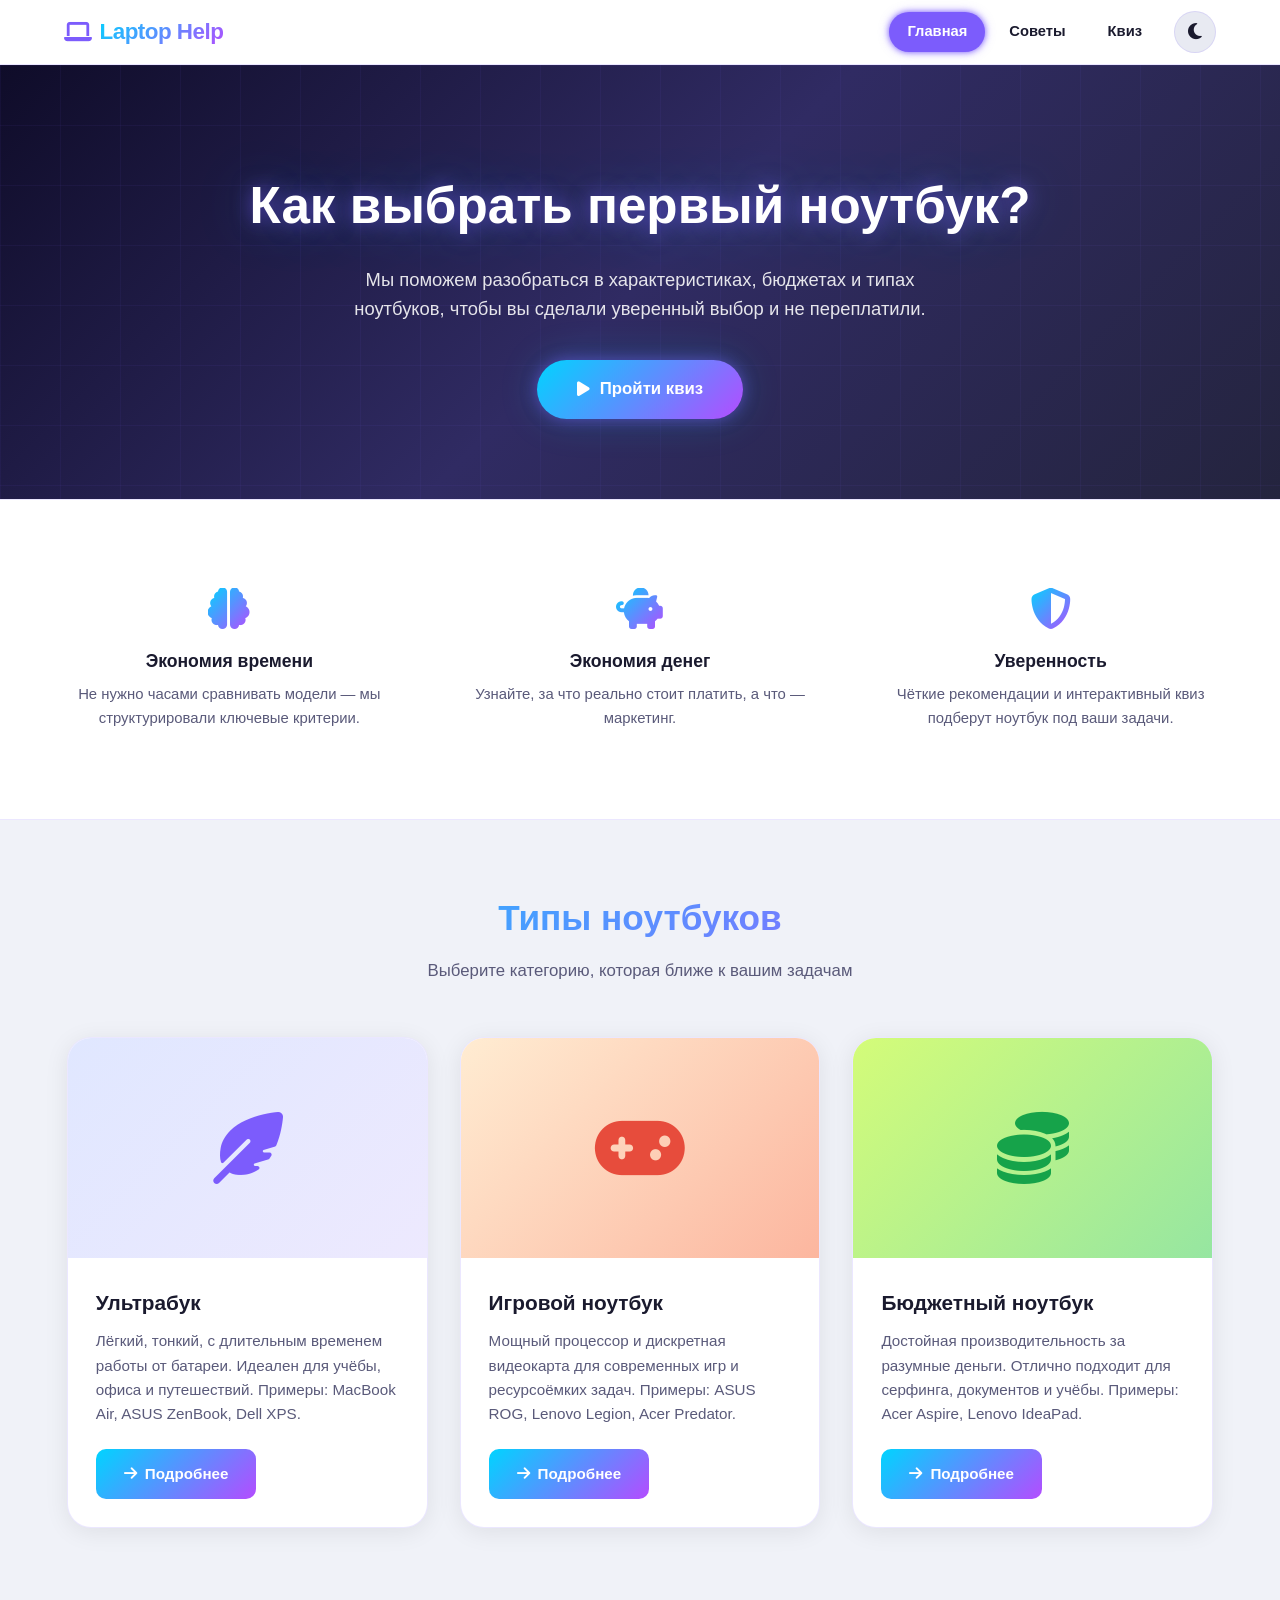
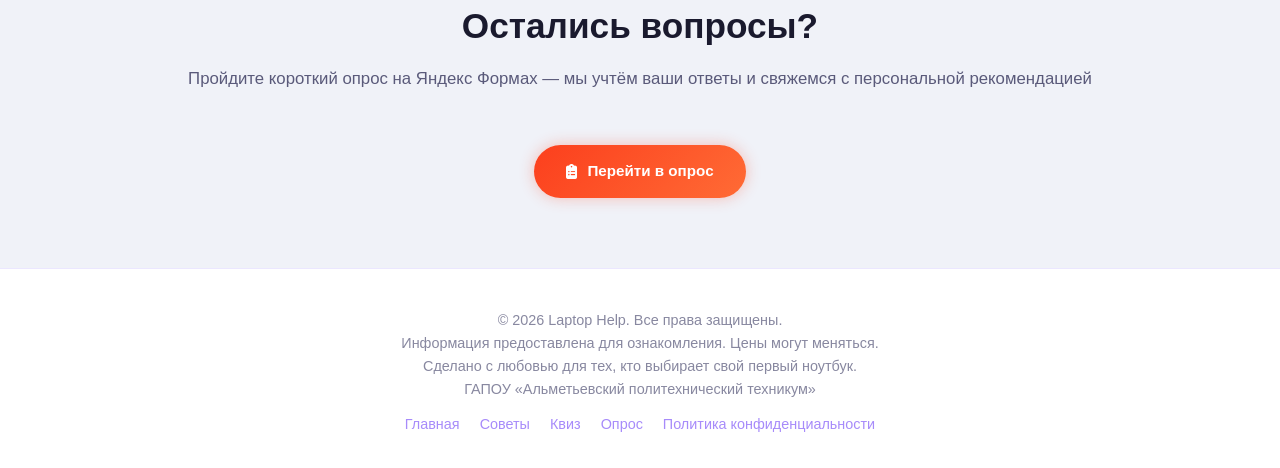
<file: index.html>
<!DOCTYPE html>
<html lang="ru">
<head>
  <meta charset="UTF-8">
  <meta name="viewport" content="width=device-width, initial-scale=1.0">
  <title>Выбор первого ноутбука — Главная</title>
  <link rel="stylesheet" href="https://cdnjs.cloudflare.com/ajax/libs/font-awesome/6.5.0/css/all.min.css">
  <link rel="stylesheet" href="style.css">
</head>
<body>

  <!-- ===== HEADER ===== -->
  <header class="site-header">
    <div class="nav-inner">
      <a href="index.html" class="logo">
        <i class="fas fa-laptop neon-pulse"></i>
        <span class="logo-text">Laptop Help</span>
      </a>
      <button class="hamburger" aria-label="Меню">
        <i class="fas fa-bars"></i>
      </button>
      <div class="site-nav">
        <a href="index.html" class="active">Главная</a>
        <a href="tips.html">Советы</a>
        <a href="quiz.html">Квиз</a>
        <button class="theme-toggle" aria-label="Сменить тему">
          <i class="fas fa-moon"></i>
        </button>
      </div>
    </div>
  </header>

  <!-- ===== HERO ===== -->
  <section class="hero">
    <h1>Как выбрать первый ноутбук?</h1>
    <p>Мы поможем разобраться в характеристиках, бюджетах и типах ноутбуков, чтобы вы сделали уверенный выбор и не переплатили.</p>
    <a href="quiz.html" class="hero-btn">
      <i class="fas fa-play"></i> Пройти квиз
    </a>
  </section>

  <!-- ===== WHY ===== -->
  <section class="why-section">
    <div class="why-grid">
      <div class="why-item">
        <i class="fas fa-brain"></i>
        <h4>Экономия времени</h4>
        <p>Не нужно часами сравнивать модели — мы структурировали ключевые критерии.</p>
      </div>
      <div class="why-item">
        <i class="fas fa-piggy-bank"></i>
        <h4>Экономия денег</h4>
        <p>Узнайте, за что реально стоит платить, а что — маркетинг.</p>
      </div>
      <div class="why-item">
        <i class="fas fa-shield-halved"></i>
        <h4>Уверенность</h4>
        <p>Чёткие рекомендации и интерактивный квиз подберут ноутбук под ваши задачи.</p>
      </div>
    </div>
  </section>

  <!-- ===== CARDS ===== -->
  <section class="section">
    <h2 class="section-title neon-title">Типы ноутбуков</h2>
    <p class="section-subtitle">Выберите категорию, которая ближе к вашим задачам</p>
    <div class="cards">

      <!-- Card 1 — Ультрабук -->
      <div class="card">
        <div class="card-img ultrabook">
          <i class="fas fa-feather-pointed"></i>
        </div>
        <div class="card-body">
          <h3>Ультрабук</h3>
          <p>Лёгкий, тонкий, с длительным временем работы от батареи. Идеален для учёбы, офиса и путешествий. Примеры: MacBook Air, ASUS ZenBook, Dell XPS.</p>
          <a href="tips.html" class="card-btn"><i class="fas fa-arrow-right"></i> Подробнее</a>
        </div>
      </div>

      <!-- Card 2 — Игровой -->
      <div class="card">
        <div class="card-img gaming">
          <i class="fas fa-gamepad"></i>
        </div>
        <div class="card-body">
          <h3>Игровой ноутбук</h3>
          <p>Мощный процессор и дискретная видеокарта для современных игр и ресурсоёмких задач. Примеры: ASUS ROG, Lenovo Legion, Acer Predator.</p>
          <a href="tips.html" class="card-btn"><i class="fas fa-arrow-right"></i> Подробнее</a>
        </div>
      </div>

      <!-- Card 3 — Бюджетный -->
      <div class="card">
        <div class="card-img budget">
          <i class="fas fa-coins"></i>
        </div>
        <div class="card-body">
          <h3>Бюджетный ноутбук</h3>
          <p>Достойная производительность за разумные деньги. Отлично подходит для серфинга, документов и учёбы. Примеры: Acer Aspire, Lenovo IdeaPad.</p>
          <a href="tips.html" class="card-btn"><i class="fas fa-arrow-right"></i> Подробнее</a>
        </div>
      </div>

    </div>
  </section>

  <!-- ===== YANDEX SURVEY CTA ===== -->
  <section class="section" style="text-align:center; padding-top: 0;">
    <h2 class="section-title">Остались вопросы?</h2>
    <p class="section-subtitle">Пройдите короткий опрос на Яндекс Формах — мы учтём ваши ответы и свяжемся с персональной рекомендацией</p>
    <a href="https://forms.yandex.ru/u/69b292f390fa7bde45176b5b" target="_blank" rel="noopener" class="yandex-survey-btn">
      <i class="fas fa-clipboard-list"></i> Перейти в опрос
    </a>
  </section>

  <!-- ===== FOOTER ===== -->
  <footer class="site-footer">
    <p>&copy; 2026 Laptop Help. Все права защищены.</p>
    <p>Информация предоставлена для ознакомления. Цены могут меняться.</p>
    <p>Сделано с любовью </i> для тех, кто выбирает свой первый ноутбук.</p>
    <p>ГАПОУ «Альметьевский политехнический техникум»</p>
    <div class="footer-links">
      <a href="index.html">Главная</a>
      <a href="tips.html">Советы</a>
      <a href="quiz.html">Квиз</a>
      <a href="https://forms.yandex.ru/u/69b292f390fa7bde45176b5b" target="_blank" rel="noopener">Опрос</a>
      <a href="privacy.html">Политика конфиденциальности</a>
    </div>
  </footer>

  <script src="script.js"></script>
</body>
</html>
</file>
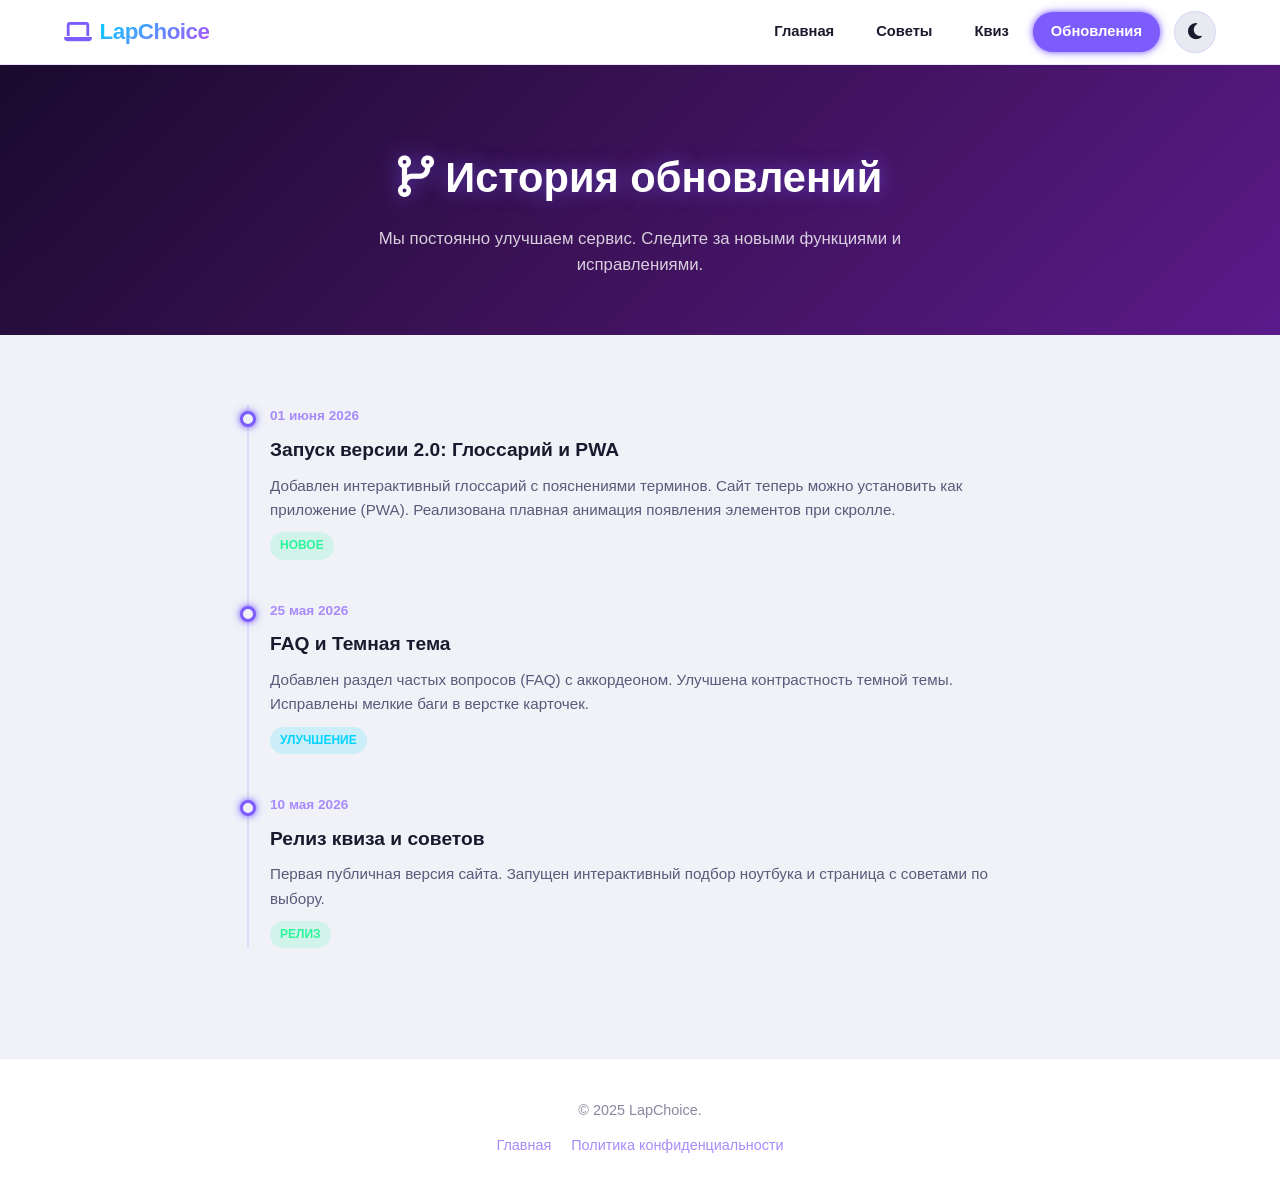
<file: changelog.html>
<!DOCTYPE html>
<html lang="ru">
<head>
  <meta charset="UTF-8">
  <meta name="viewport" content="width=device-width, initial-scale=1.0">
  <title>История обновлений — LapChoice</title>
  <link rel="stylesheet" href="https://cdnjs.cloudflare.com/ajax/libs/font-awesome/6.5.0/css/all.min.css">
  <link rel="stylesheet" href="style.css">
</head>
<body>

  <header class="site-header">
    <div class="nav-inner">
      <a href="index.html" class="logo"><i class="fas fa-laptop neon-pulse"></i><span class="logo-text">LapChoice</span></a>
      <button class="hamburger" aria-label="Меню"><i class="fas fa-bars"></i></button>
      <div class="site-nav">
        <a href="index.html">Главная</a>
        <a href="tips.html">Советы</a>
        <a href="quiz.html">Квиз</a>
        <a href="changelog.html" class="active">Обновления</a>
        <button class="theme-toggle" aria-label="Сменить тему"><i class="fas fa-moon"></i></button>
      </div>
    </div>
  </header>

  <section class="page-header pink">
    <h1><i class="fas fa-code-branch"></i> История обновлений</h1>
    <p>Мы постоянно улучшаем сервис. Следите за новыми функциями и исправлениями.</p>
  </section>

  <section class="section">
    <div class="changelog-list">
      
      <!-- Update 1 -->
      <div class="changelog-item reveal">
        <span class="changelog-date">01 июня 2026</span>
        <h3 class="changelog-title">Запуск версии 2.0: Глоссарий и PWA</h3>
        <p class="changelog-desc">Добавлен интерактивный глоссарий с пояснениями терминов. Сайт теперь можно установить как приложение (PWA). Реализована плавная анимация появления элементов при скролле.</p>
        <span class="changelog-tag tag-new">Новое</span>
      </div>

      <!-- Update 2 -->
      <div class="changelog-item reveal">
        <span class="changelog-date">25 мая 2026</span>
        <h3 class="changelog-title">FAQ и Темная тема</h3>
        <p class="changelog-desc">Добавлен раздел частых вопросов (FAQ) с аккордеоном. Улучшена контрастность темной темы. Исправлены мелкие баги в верстке карточек.</p>
        <span class="changelog-tag tag-improve">Улучшение</span>
      </div>

      <!-- Update 3 -->
      <div class="changelog-item reveal">
        <span class="changelog-date">10 мая 2026</span>
        <h3 class="changelog-title">Релиз квиза и советов</h3>
        <p class="changelog-desc">Первая публичная версия сайта. Запущен интерактивный подбор ноутбука и страница с советами по выбору.</p>
        <span class="changelog-tag tag-new">Релиз</span>
      </div>

    </div>
  </section>

  <footer class="site-footer">
    <p>&copy; 2025 LapChoice.</p>
    <div class="footer-links">
      <a href="index.html">Главная</a>
      <a href="privacy.html">Политика конфиденциальности</a>
    </div>
  </footer>

  <script src="script.js"></script>
</body>
</html>
</file>
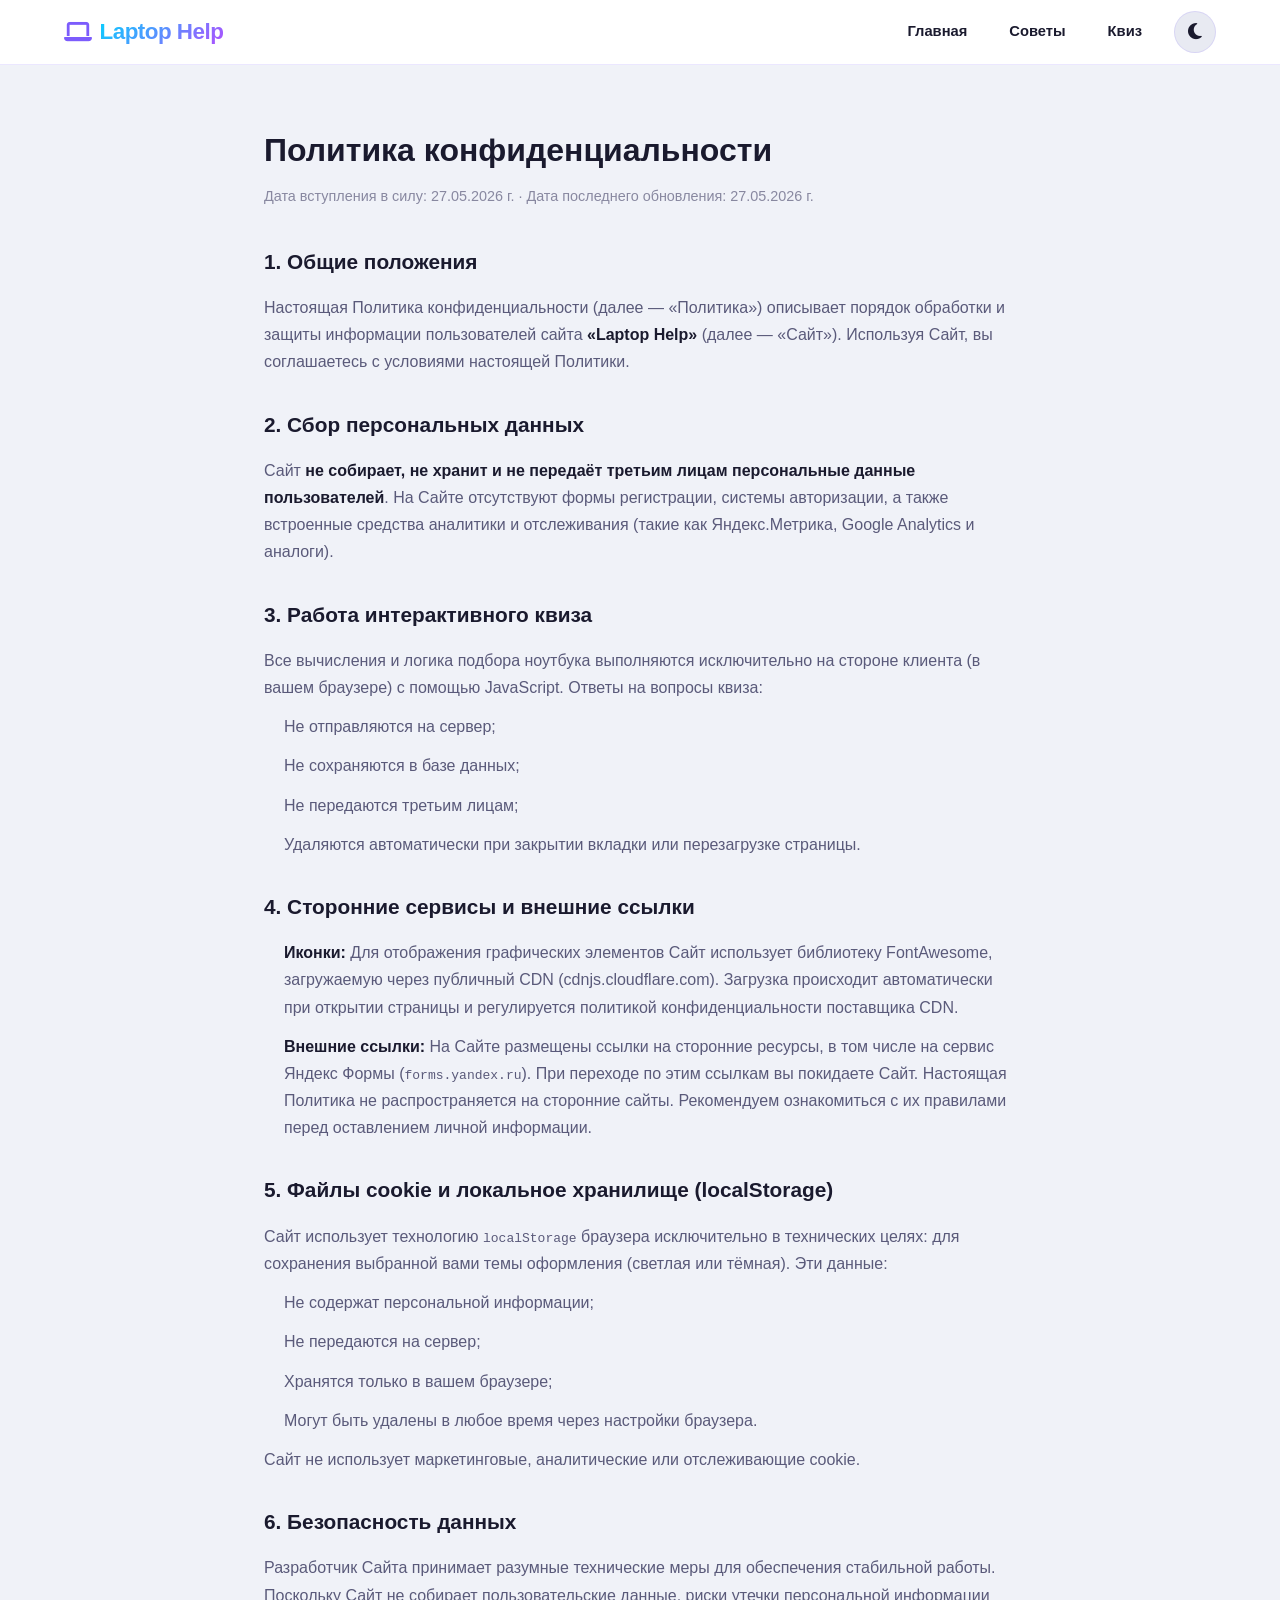
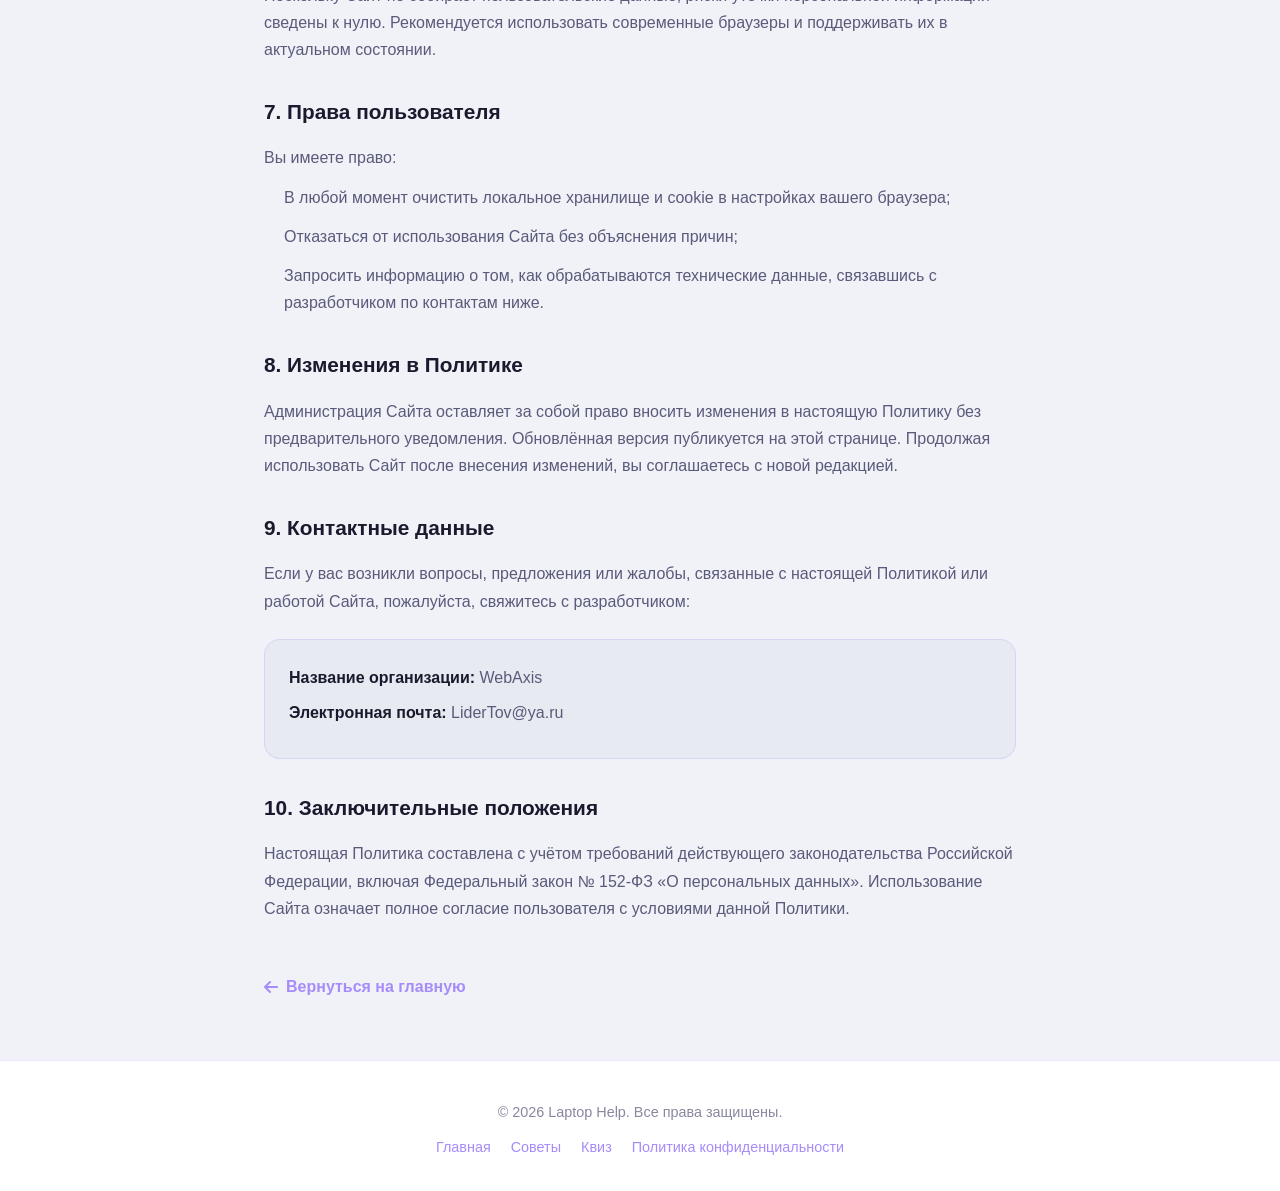
<file: privacy.html>
<!DOCTYPE html>
<html lang="ru">
<head>
  <meta charset="UTF-8">
  <meta name="viewport" content="width=device-width, initial-scale=1.0">
  <title>Политика конфиденциальности — Laptop Help</title>
  <link rel="stylesheet" href="https://cdnjs.cloudflare.com/ajax/libs/font-awesome/6.5.0/css/all.min.css">
  <link rel="stylesheet" href="style.css">
  <style>
    .policy-content { max-width: 800px; margin: 0 auto; padding: 60px 24px; }
    .policy-content h1 { margin-bottom: 8px; }
    .policy-content .policy-date { color: var(--text-muted); margin-bottom: 36px; font-size: .9rem; }
    .policy-content h2 { margin: 32px 0 16px; font-size: 1.3rem; }
    .policy-content p, .policy-content li { color: var(--text-secondary); line-height: 1.7; margin-bottom: 12px; }
    .policy-content ul { padding-left: 20px; }
    .policy-content strong { color: var(--text-primary); }
    .contact-box {
      background: var(--bg-tertiary);
      border: 1px solid var(--border-light);
      border-radius: var(--radius-md);
      padding: 24px;
      margin: 24px 0;
    }
    .contact-box p { margin-bottom: 8px; }
    .back-link {
      display: inline-flex;
      align-items: center;
      gap: 8px;
      margin-top: 40px;
      color: var(--accent-light);
      font-weight: 600;
    }
    .back-link:hover { text-shadow: var(--glow-text); }
  </style>
</head>
<body>

  <header class="site-header">
    <div class="nav-inner">
      <a href="index.html" class="logo">
        <i class="fas fa-laptop neon-pulse"></i>
        <span class="logo-text">Laptop Help</span>
      </a>
      <button class="hamburger" aria-label="Меню"><i class="fas fa-bars"></i></button>
      <div class="site-nav">
        <a href="index.html">Главная</a>
        <a href="tips.html">Советы</a>
        <a href="quiz.html">Квиз</a>
        <button class="theme-toggle" aria-label="Сменить тему"><i class="fas fa-moon"></i></button>
      </div>
    </div>
  </header>

  <main class="policy-content">
    <h1>Политика конфиденциальности</h1>
    <p class="policy-date">Дата вступления в силу: 27.05.2026 г. &middot; Дата последнего обновления: 27.05.2026 г.</p>

    <h2>1. Общие положения</h2>
    <p>Настоящая Политика конфиденциальности (далее — «Политика») описывает порядок обработки и защиты информации пользователей сайта <strong>«Laptop Help»</strong> (далее — «Сайт»). Используя Сайт, вы соглашаетесь с условиями настоящей Политики.</p>

    <h2>2. Сбор персональных данных</h2>
    <p>Сайт <strong>не собирает, не хранит и не передаёт третьим лицам персональные данные пользователей</strong>. На Сайте отсутствуют формы регистрации, системы авторизации, а также встроенные средства аналитики и отслеживания (такие как Яндекс.Метрика, Google Analytics и аналоги).</p>

    <h2>3. Работа интерактивного квиза</h2>
    <p>Все вычисления и логика подбора ноутбука выполняются исключительно на стороне клиента (в вашем браузере) с помощью JavaScript. Ответы на вопросы квиза:</p>
    <ul>
      <li>Не отправляются на сервер;</li>
      <li>Не сохраняются в базе данных;</li>
      <li>Не передаются третьим лицам;</li>
      <li>Удаляются автоматически при закрытии вкладки или перезагрузке страницы.</li>
    </ul>

    <h2>4. Сторонние сервисы и внешние ссылки</h2>
    <ul>
      <li><strong>Иконки:</strong> Для отображения графических элементов Сайт использует библиотеку FontAwesome, загружаемую через публичный CDN (cdnjs.cloudflare.com). Загрузка происходит автоматически при открытии страницы и регулируется политикой конфиденциальности поставщика CDN.</li>
      <li><strong>Внешние ссылки:</strong> На Сайте размещены ссылки на сторонние ресурсы, в том числе на сервис Яндекс Формы (<code>forms.yandex.ru</code>). При переходе по этим ссылкам вы покидаете Сайт. Настоящая Политика не распространяется на сторонние сайты. Рекомендуем ознакомиться с их правилами перед оставлением личной информации.</li>
    </ul>

    <h2>5. Файлы cookie и локальное хранилище (localStorage)</h2>
    <p>Сайт использует технологию <code>localStorage</code> браузера исключительно в технических целях: для сохранения выбранной вами темы оформления (светлая или тёмная). Эти данные:</p>
    <ul>
      <li>Не содержат персональной информации;</li>
      <li>Не передаются на сервер;</li>
      <li>Хранятся только в вашем браузере;</li>
      <li>Могут быть удалены в любое время через настройки браузера.</li>
    </ul>
    <p>Сайт не использует маркетинговые, аналитические или отслеживающие cookie.</p>

    <h2>6. Безопасность данных</h2>
    <p>Разработчик Сайта принимает разумные технические меры для обеспечения стабильной работы. Поскольку Сайт не собирает пользовательские данные, риски утечки персональной информации сведены к нулю. Рекомендуется использовать современные браузеры и поддерживать их в актуальном состоянии.</p>

    <h2>7. Права пользователя</h2>
    <p>Вы имеете право:</p>
    <ul>
      <li>В любой момент очистить локальное хранилище и cookie в настройках вашего браузера;</li>
      <li>Отказаться от использования Сайта без объяснения причин;</li>
      <li>Запросить информацию о том, как обрабатываются технические данные, связавшись с разработчиком по контактам ниже.</li>
    </ul>

    <h2>8. Изменения в Политике</h2>
    <p>Администрация Сайта оставляет за собой право вносить изменения в настоящую Политику без предварительного уведомления. Обновлённая версия публикуется на этой странице. Продолжая использовать Сайт после внесения изменений, вы соглашаетесь с новой редакцией.</p>

    <h2>9. Контактные данные</h2>
    <p>Если у вас возникли вопросы, предложения или жалобы, связанные с настоящей Политикой или работой Сайта, пожалуйста, свяжитесь с разработчиком:</p>
    <div class="contact-box">
      <p><strong>Название организации:</strong> WebAxis</p>
      <p><strong>Электронная почта:</strong> LiderTov@ya.ru</p>
      <!-- <p><strong>Телефон:</strong> [+7 (XXX) XXX-XX-XX]</p> -->
      <!-- <p><strong>Почтовый адрес:</strong> [Ваш юридический/фактический адрес, город, индекс]</p> -->
      <!-- <p><strong>Telegram / Сайт:</strong> [@your_username или https://yourdomain.com]</p> -->
    </div>

    <h2>10. Заключительные положения</h2>
    <p>Настоящая Политика составлена с учётом требований действующего законодательства Российской Федерации, включая Федеральный закон № 152-ФЗ «О персональных данных». Использование Сайта означает полное согласие пользователя с условиями данной Политики.</p>

    <a href="index.html" class="back-link"><i class="fas fa-arrow-left"></i> Вернуться на главную</a>
  </main>

  <footer class="site-footer">
    <p>&copy; 2026 Laptop Help. Все права защищены.</p>
    <div class="footer-links">
      <a href="index.html">Главная</a>
      <a href="tips.html">Советы</a>
      <a href="quiz.html">Квиз</a>
      <a href="privacy.html">Политика конфиденциальности</a>
    </div>
  </footer>

  <script src="script.js"></script>
</body>
</html>
</file>
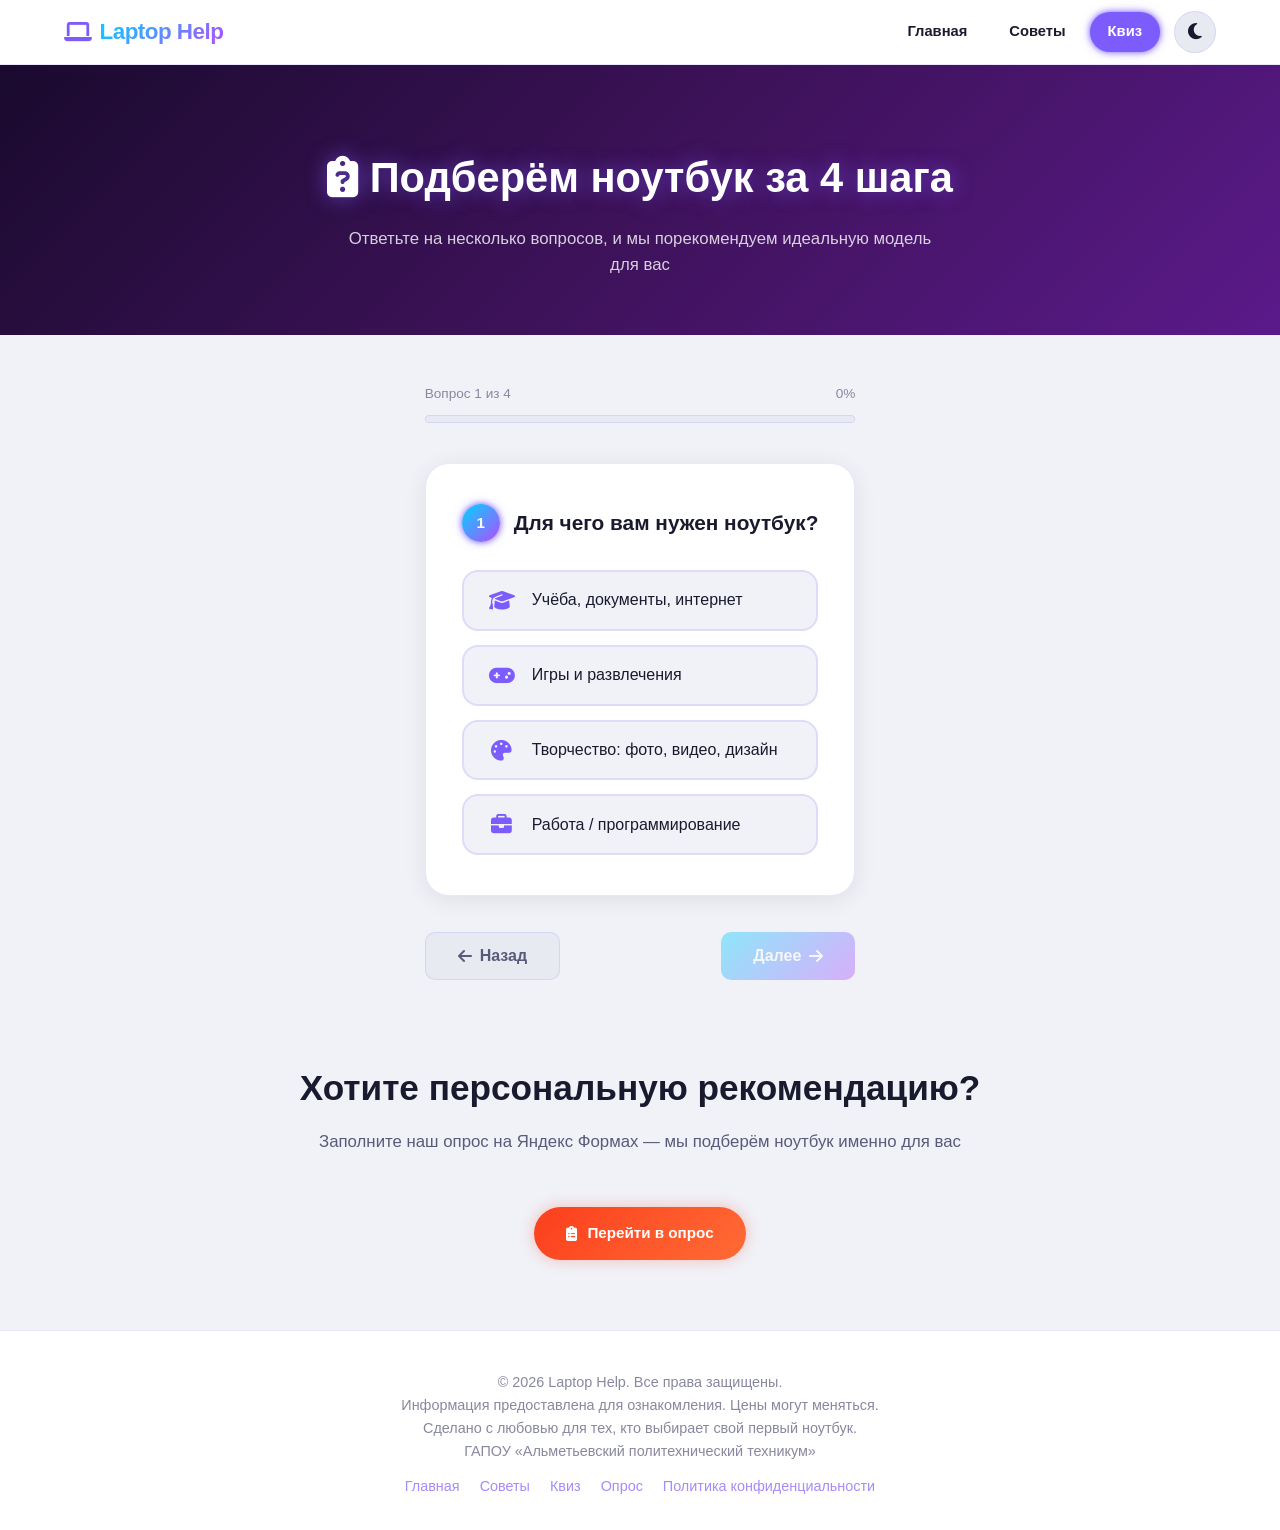
<file: quiz.html>
<!DOCTYPE html>
<html lang="ru">
<head>
  <meta charset="UTF-8">
  <meta name="viewport" content="width=device-width, initial-scale=1.0">
  <title>Квиз — Подбор ноутбука</title>
  <link rel="stylesheet" href="https://cdnjs.cloudflare.com/ajax/libs/font-awesome/6.5.0/css/all.min.css">
  <link rel="stylesheet" href="style.css">
</head>
<body>

  <!-- ===== HEADER ===== -->
  <header class="site-header">
    <div class="nav-inner">
      <a href="index.html" class="logo">
        <i class="fas fa-laptop neon-pulse"></i>
        <span class="logo-text">Laptop Help</span>
      </a>
      <button class="hamburger" aria-label="Меню">
        <i class="fas fa-bars"></i>
      </button>
      <div class="site-nav">
        <a href="index.html">Главная</a>
        <a href="tips.html">Советы</a>
        <a href="quiz.html" class="active">Квиз</a>
        <button class="theme-toggle" aria-label="Сменить тему">
          <i class="fas fa-moon"></i>
        </button>
      </div>
    </div>
  </header>

  <!-- ===== PAGE HEADER ===== -->
  <section class="page-header pink">
    <h1><i class="fas fa-clipboard-question"></i> Подберём ноутбук за 4 шага</h1>
    <p>Ответьте на несколько вопросов, и мы порекомендуем идеальную модель для вас</p>
  </section>

  <!-- ===== QUIZ ===== -->
  <div class="quiz-container">

    <!-- Progress -->
    <div class="progress-wrapper">
      <div class="progress-label">
        <span id="progress-text">Вопрос 1 из 4</span>
        <span id="progress-pct">0%</span>
      </div>
      <div class="progress-bar">
        <div class="progress-fill" id="progress-fill"></div>
      </div>
    </div>

    <!-- Question 1 -->
    <div class="question-card active" data-question="0">
      <h2><span class="q-num">1</span> Для чего вам нужен ноутбук?</h2>
      <div class="options">
        <button class="option-btn" data-value="study">
          <i class="fas fa-graduation-cap"></i>
          <span>Учёба, документы, интернет</span>
        </button>
        <button class="option-btn" data-value="gaming">
          <i class="fas fa-gamepad"></i>
          <span>Игры и развлечения</span>
        </button>
        <button class="option-btn" data-value="creative">
          <i class="fas fa-palette"></i>
          <span>Творчество: фото, видео, дизайн</span>
        </button>
        <button class="option-btn" data-value="work">
          <i class="fas fa-briefcase"></i>
          <span>Работа / программирование</span>
        </button>
      </div>
    </div>

    <!-- Question 2 -->
    <div class="question-card" data-question="1">
      <h2><span class="q-num">2</span> Какой у вас бюджет?</h2>
      <div class="options">
        <button class="option-btn" data-value="low">
          <i class="fas fa-coins"></i>
          <span>До 50 000 ₽ — хочу сэкономить</span>
        </button>
        <button class="option-btn" data-value="mid">
          <i class="fas fa-wallet"></i>
          <span>50 000 – 100 000 ₽ — золотая середина</span>
        </button>
        <button class="option-btn" data-value="high">
          <i class="fas fa-gem"></i>
          <span>От 100 000 ₽ — готов платить за качество</span>
        </button>
      </div>
    </div>

    <!-- Question 3 -->
    <div class="question-card" data-question="2">
      <h2><span class="q-num">3</span> Насколько важен вес и мобильность?</h2>
      <div class="options">
        <button class="option-btn" data-value="portable">
          <i class="fas fa-feather"></i>
          <span>Очень — ношу с собой каждый день</span>
        </button>
        <button class="option-btn" data-value="medium">
          <i class="fas fa-balance-scale"></i>
          <span>Средне — иногда беру с собой</span>
        </button>
        <button class="option-btn" data-value="desktop">
          <i class="fas fa-house-laptop"></i>
          <span>Не важен — стоит на столе дома</span>
        </button>
      </div>
    </div>

    <!-- Question 4 -->
    <div class="question-card" data-question="3">
      <h2><span class="q-num">4</span> Что для вас важнее всего?</h2>
      <div class="options">
        <button class="option-btn" data-value="battery">
          <i class="fas fa-battery-full"></i>
          <span>Долгая работа от батареи</span>
        </button>
        <button class="option-btn" data-value="performance">
          <i class="fas fa-bolt"></i>
          <span>Максимальная производительность</span>
        </button>
        <button class="option-btn" data-value="screen">
          <i class="fas fa-eye"></i>
          <span>Качественный экран</span>
        </button>
        <button class="option-btn" data-value="price">
          <i class="fas fa-tag"></i>
          <span>Низкая цена</span>
        </button>
      </div>
    </div>

    <!-- Navigation -->
    <div class="quiz-nav">
      <button class="btn btn-prev" id="btn-prev" onclick="prevQuestion()">
        <i class="fas fa-arrow-left"></i> Назад
      </button>
      <button class="btn btn-next" id="btn-next" onclick="nextQuestion()">
        Далее <i class="fas fa-arrow-right"></i>
      </button>
      <button class="btn btn-submit" id="btn-submit" onclick="showResult()">
        <i class="fas fa-wand-magic-sparkles"></i> Подобрать
      </button>
    </div>

    <!-- RESULT -->
    <div class="result-card" id="result-card">
      <div class="result-header" id="result-header">
        <i class="fas fa-laptop" id="result-icon"></i>
        <h2 id="result-title"></h2>
        <p id="result-subtitle"></p>
      </div>
      <div class="result-body">
        <div class="result-model">
          <div class="model-name" id="model-name"></div>
          <div class="model-price" id="model-price"></div>
        </div>
        <div class="specs-grid" id="specs-grid"></div>
        <div class="result-desc" id="result-desc"></div>
        <div class="result-actions">
          <button class="btn btn-restart" onclick="restartQuiz()">
            <i class="fas fa-rotate-left"></i> Пройти заново
          </button>
          <a href="tips.html" class="btn btn-go-tips">
            <i class="fas fa-lightbulb"></i> Читать советы
          </a>
        </div>
      </div>
    </div>

  </div>

  <!-- ===== YANDEX SURVEY CTA ===== -->
  <section class="section" style="text-align:center; padding-top: 0;">
    <h2 class="section-title">Хотите персональную рекомендацию?</h2>
    <p class="section-subtitle">Заполните наш опрос на Яндекс Формах — мы подберём ноутбук именно для вас</p>
    <a href="https://forms.yandex.ru/u/69b292f390fa7bde45176b5b" target="_blank" rel="noopener" class="yandex-survey-btn">
      <i class="fas fa-clipboard-list"></i> Перейти в опрос
    </a>
  </section>

  <!-- ===== FOOTER ===== -->
  <footer class="site-footer">
    <p>&copy; 2026 Laptop Help. Все права защищены.</p>
    <p>Информация предоставлена для ознакомления. Цены могут меняться.</p>
    <p>Сделано с любовью </i> для тех, кто выбирает свой первый ноутбук.</p>
    <p>ГАПОУ «Альметьевский политехнический техникум»</p>
    <div class="footer-links">
      <a href="index.html">Главная</a>
      <a href="tips.html">Советы</a>
      <a href="quiz.html">Квиз</a>
      <a href="https://forms.yandex.ru/u/69b292f390fa7bde45176b5b" target="_blank" rel="noopener">Опрос</a>
      <a href="privacy.html">Политика конфиденциальности</a>
    </div>
  </footer>

  <script src="script.js"></script>
</body>
</html>
</file>
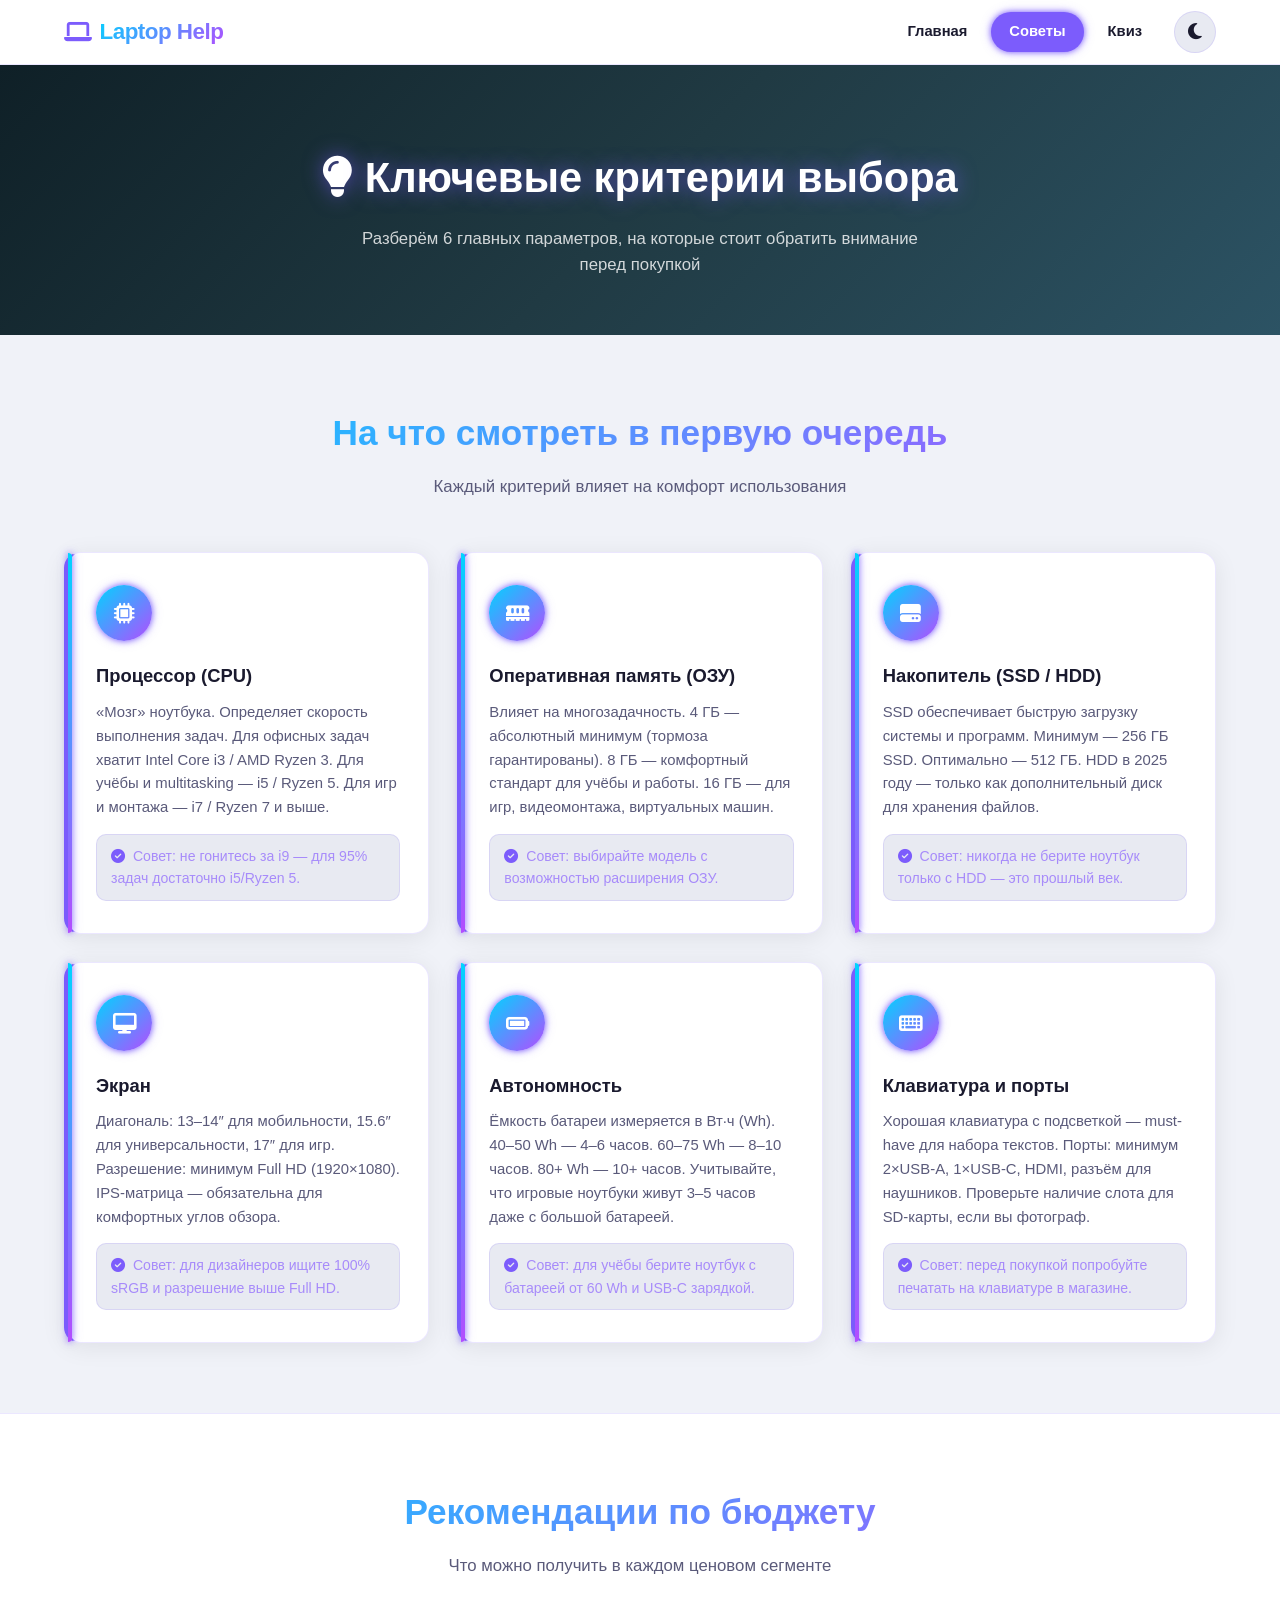
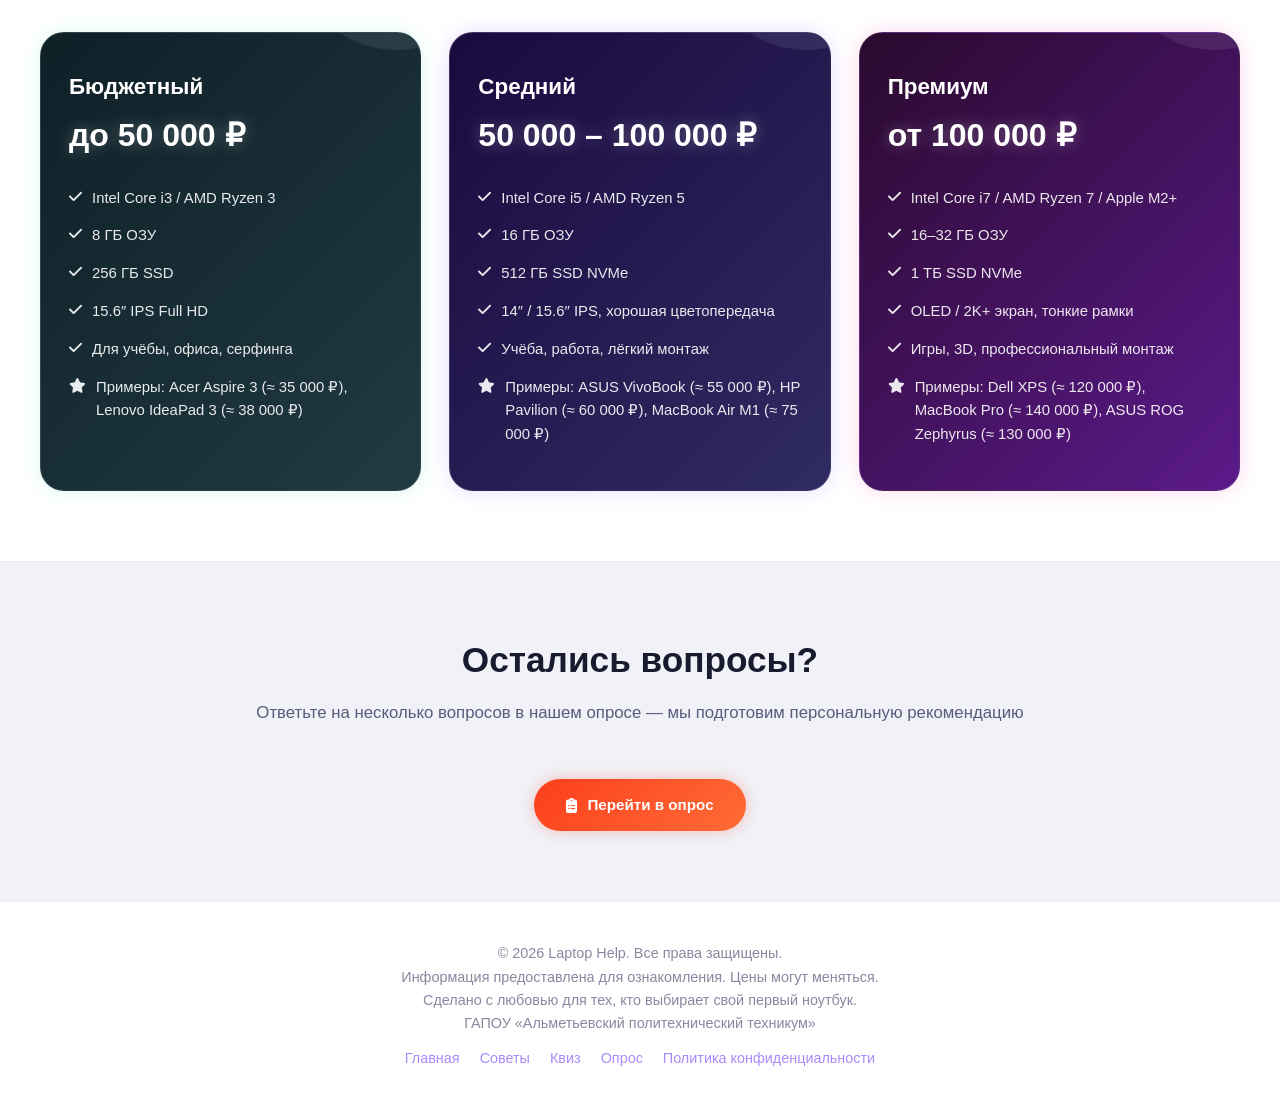
<file: tips.html>
<!DOCTYPE html>
<html lang="ru">
<head>
  <meta charset="UTF-8">
  <meta name="viewport" content="width=device-width, initial-scale=1.0">
  <title>Советы по выбору ноутбука</title>
  <link rel="stylesheet" href="https://cdnjs.cloudflare.com/ajax/libs/font-awesome/6.5.0/css/all.min.css">
  <link rel="stylesheet" href="style.css">
</head>
<body>

  <!-- ===== HEADER ===== -->
  <header class="site-header">
    <div class="nav-inner">
      <a href="index.html" class="logo">
        <i class="fas fa-laptop neon-pulse"></i>
        <span class="logo-text">Laptop Help</span>
      </a>
      <button class="hamburger" aria-label="Меню">
        <i class="fas fa-bars"></i>
      </button>
      <div class="site-nav">
        <a href="index.html">Главная</a>
        <a href="tips.html" class="active">Советы</a>
        <a href="quiz.html">Квиз</a>
        <button class="theme-toggle" aria-label="Сменить тему">
          <i class="fas fa-moon"></i>
        </button>
      </div>
    </div>
  </header>

  <!-- ===== PAGE HEADER ===== -->
  <section class="page-header green">
    <h1><i class="fas fa-lightbulb"></i> Ключевые критерии выбора</h1>
    <p>Разберём 6 главных параметров, на которые стоит обратить внимание перед покупкой</p>
  </section>

  <!-- ===== CRITERIA ===== -->
  <section class="section">
    <h2 class="section-title neon-title">На что смотреть в первую очередь</h2>
    <p class="section-subtitle">Каждый критерий влияет на комфорт использования</p>

    <div class="criteria-grid">

      <!-- 1. Процессор -->
      <div class="criteria-card">
        <div class="icon-circle"><i class="fas fa-microchip"></i></div>
        <h3>Процессор (CPU)</h3>
        <p>«Мозг» ноутбука. Определяет скорость выполнения задач. Для офисных задач хватит Intel Core i3 / AMD Ryzen 3. Для учёбы и multitasking — i5 / Ryzen 5. Для игр и монтажа — i7 / Ryzen 7 и выше.</p>
        <div class="tip"><i class="fas fa-check-circle"></i> Совет: не гонитесь за i9 — для 95% задач достаточно i5/Ryzen 5.</div>
      </div>

      <!-- 2. ОЗУ -->
      <div class="criteria-card">
        <div class="icon-circle"><i class="fas fa-memory"></i></div>
        <h3>Оперативная память (ОЗУ)</h3>
        <p>Влияет на многозадачность. 4 ГБ — абсолютный минимум (тормоза гарантированы). 8 ГБ — комфортный стандарт для учёбы и работы. 16 ГБ — для игр, видеомонтажа, виртуальных машин.</p>
        <div class="tip"><i class="fas fa-check-circle"></i> Совет: выбирайте модель с возможностью расширения ОЗУ.</div>
      </div>

      <!-- 3. Накопитель -->
      <div class="criteria-card">
        <div class="icon-circle"><i class="fas fa-hard-drive"></i></div>
        <h3>Накопитель (SSD / HDD)</h3>
        <p>SSD обеспечивает быструю загрузку системы и программ. Минимум — 256 ГБ SSD. Оптимально — 512 ГБ. HDD в 2025 году — только как дополнительный диск для хранения файлов.</p>
        <div class="tip"><i class="fas fa-check-circle"></i> Совет: никогда не берите ноутбук только с HDD — это прошлый век.</div>
      </div>

      <!-- 4. Экран -->
      <div class="criteria-card">
        <div class="icon-circle"><i class="fas fa-desktop"></i></div>
        <h3>Экран</h3>
        <p>Диагональ: 13–14″ для мобильности, 15.6″ для универсальности, 17″ для игр. Разрешение: минимум Full HD (1920×1080). IPS-матрица — обязательна для комфортных углов обзора.</p>
        <div class="tip"><i class="fas fa-check-circle"></i> Совет: для дизайнеров ищите 100% sRGB и разрешение выше Full HD.</div>
      </div>

      <!-- 5. Автономность -->
      <div class="criteria-card">
        <div class="icon-circle"><i class="fas fa-battery-full"></i></div>
        <h3>Автономность</h3>
        <p>Ёмкость батареи измеряется в Вт·ч (Wh). 40–50 Wh — 4–6 часов. 60–75 Wh — 8–10 часов. 80+ Wh — 10+ часов. Учитывайте, что игровые ноутбуки живут 3–5 часов даже с большой батареей.</p>
        <div class="tip"><i class="fas fa-check-circle"></i> Совет: для учёбы берите ноутбук с батареей от 60 Wh и USB-C зарядкой.</div>
      </div>

      <!-- 6. Клавиатура -->
      <div class="criteria-card">
        <div class="icon-circle"><i class="fas fa-keyboard"></i></div>
        <h3>Клавиатура и порты</h3>
        <p>Хорошая клавиатура с подсветкой — must-have для набора текстов. Порты: минимум 2×USB-A, 1×USB-C, HDMI, разъём для наушников. Проверьте наличие слота для SD-карты, если вы фотограф.</p>
        <div class="tip"><i class="fas fa-check-circle"></i> Совет: перед покупкой попробуйте печатать на клавиатуре в магазине.</div>
      </div>

    </div>
  </section>

  <!-- ===== BUDGETS ===== -->
  <section class="budget-section">
    <h2 class="section-title neon-title">Рекомендации по бюджету</h2>
    <p class="section-subtitle">Что можно получить в каждом ценовом сегменте</p>

    <div class="budget-grid">

      <!-- До 50 000 ₽ -->
      <div class="budget-card low">
        <h3>Бюджетный</h3>
        <div class="price">до 50 000 ₽</div>
        <ul>
          <li><i class="fas fa-check"></i> Intel Core i3 / AMD Ryzen 3</li>
          <li><i class="fas fa-check"></i> 8 ГБ ОЗУ</li>
          <li><i class="fas fa-check"></i> 256 ГБ SSD</li>
          <li><i class="fas fa-check"></i> 15.6″ IPS Full HD</li>
          <li><i class="fas fa-check"></i> Для учёбы, офиса, серфинга</li>
          <li><i class="fas fa-star"></i> Примеры: Acer Aspire 3 (≈ 35 000 ₽), Lenovo IdeaPad 3 (≈ 38 000 ₽)</li>
        </ul>
      </div>

      <!-- 50 000 – 100 000 ₽ -->
      <div class="budget-card mid">
        <h3>Средний</h3>
        <div class="price">50 000 – 100 000 ₽</div>
        <ul>
          <li><i class="fas fa-check"></i> Intel Core i5 / AMD Ryzen 5</li>
          <li><i class="fas fa-check"></i> 16 ГБ ОЗУ</li>
          <li><i class="fas fa-check"></i> 512 ГБ SSD NVMe</li>
          <li><i class="fas fa-check"></i> 14″ / 15.6″ IPS, хорошая цветопередача</li>
          <li><i class="fas fa-check"></i> Учёба, работа, лёгкий монтаж</li>
          <li><i class="fas fa-star"></i> Примеры: ASUS VivoBook (≈ 55 000 ₽), HP Pavilion (≈ 60 000 ₽), MacBook Air M1 (≈ 75 000 ₽)</li>
        </ul>
      </div>

      <!-- От 100 000 ₽ -->
      <div class="budget-card high">
        <h3>Премиум</h3>
        <div class="price">от 100 000 ₽</div>
        <ul>
          <li><i class="fas fa-check"></i> Intel Core i7 / AMD Ryzen 7 / Apple M2+</li>
          <li><i class="fas fa-check"></i> 16–32 ГБ ОЗУ</li>
          <li><i class="fas fa-check"></i> 1 ТБ SSD NVMe</li>
          <li><i class="fas fa-check"></i> OLED / 2K+ экран, тонкие рамки</li>
          <li><i class="fas fa-check"></i> Игры, 3D, профессиональный монтаж</li>
          <li><i class="fas fa-star"></i> Примеры: Dell XPS (≈ 120 000 ₽), MacBook Pro (≈ 140 000 ₽), ASUS ROG Zephyrus (≈ 130 000 ₽)</li>
        </ul>
      </div>

    </div>
  </section>

  <!-- ===== YANDEX SURVEY CTA ===== -->
  <section class="section" style="text-align:center;">
    <h2 class="section-title">Остались вопросы?</h2>
    <p class="section-subtitle">Ответьте на несколько вопросов в нашем опросе — мы подготовим персональную рекомендацию</p>
    <a href="https://forms.yandex.ru/u/69b292f390fa7bde45176b5b" target="_blank" rel="noopener" class="yandex-survey-btn">
      <i class="fas fa-clipboard-list"></i> Перейти в опрос
    </a>
  </section>

  <!-- ===== FOOTER ===== -->
  <footer class="site-footer">
    <p>&copy; 2026 Laptop Help. Все права защищены.</p>
    <p>Информация предоставлена для ознакомления. Цены могут меняться.</p>
    <p>Сделано с любовью </i> для тех, кто выбирает свой первый ноутбук.</p>
    <p>ГАПОУ «Альметьевский политехнический техникум»</p>
    <div class="footer-links">
      <a href="index.html">Главная</a>
      <a href="tips.html">Советы</a>
      <a href="quiz.html">Квиз</a>
      <a href="https://forms.yandex.ru/u/69b292f390fa7bde45176b5b" target="_blank" rel="noopener">Опрос</a>
      <a href="privacy.html">Политика конфиденциальности</a>
    </div>
  </footer>

  <script src="script.js"></script>
</body>
</html>
</file>
<file: style.css>
/* ============================================================
   CSS CUSTOM PROPERTIES — LIGHT / DARK THEME
   ============================================================ */
:root {
  /* --- Backgrounds --- */
  --bg-primary: #f0f2f8;
  --bg-secondary: #ffffff;
  --bg-tertiary: #e8eaf2;
  --bg-card: #ffffff;

  /* --- Text --- */
  --text-primary: #1a1a2e;
  --text-secondary: #5a5a7a;
  --text-muted: #8888a0;
  --text-on-accent: #ffffff;

  /* --- Accent / Neon --- */
  --accent: #7c5cfc;
  --accent-light: #a78bfa;
  --accent-dark: #5b3fd4;
  --neon-blue: #00d4ff;
  --neon-purple: #b44cff;
  --neon-pink: #ff3cac;
  --neon-green: #2cf59c;
  --neon-orange: #ff8a00;

  /* --- Gradients --- */
  --gradient-hero: linear-gradient(135deg, #0f0c29 0%, #302b63 50%, #24243e 100%);
  --gradient-accent: linear-gradient(135deg, var(--neon-blue), var(--neon-purple));
  --gradient-green: linear-gradient(135deg, #00d4aa, #00b4d8);
  --gradient-pink: linear-gradient(135deg, #ff3cac, #784ba0);
  --gradient-orange: linear-gradient(135deg, #ff8a00, #e52e71);

  /* --- Neon glows --- */
  --glow-sm: 0 0 6px var(--accent), 0 0 12px rgba(124, 92, 252, .25);
  --glow-md: 0 0 10px var(--accent), 0 0 25px rgba(124, 92, 252, .35), 0 0 50px rgba(124, 92, 252, .1);
  --glow-lg: 0 0 15px var(--accent), 0 0 40px rgba(124, 92, 252, .4), 0 0 80px rgba(124, 92, 252, .15);
  --glow-text: 0 0 8px var(--accent), 0 0 20px rgba(124, 92, 252, .5);

  /* --- Shadows --- */
  --shadow-card: 0 4px 24px rgba(0, 0, 0, .08);
  --shadow-card-hover: 0 12px 40px rgba(124, 92, 252, .18);

  /* --- Borders --- */
  --border-light: rgba(124, 92, 252, .15);
  --border-accent: rgba(124, 92, 252, .4);

  /* --- Misc --- */
  --radius-sm: 10px;
  --radius-md: 16px;
  --radius-lg: 24px;
  --radius-pill: 999px;
  --transition: .3s cubic-bezier(.4, 0, .2, 1);
}

/* ==================== DARK THEME ==================== */
[data-theme="dark"] {
  --bg-primary: #08081a;
  --bg-secondary: #10102a;
  --bg-tertiary: #181840;
  --bg-card: #141432;

  --text-primary: #e4e4f0;
  --text-secondary: #a0a0c0;
  --text-muted: #68688a;

  --glow-sm: 0 0 8px var(--accent), 0 0 20px rgba(124, 92, 252, .4);
  --glow-md: 0 0 12px var(--accent), 0 0 35px rgba(124, 92, 252, .55), 0 0 70px rgba(124, 92, 252, .2);
  --glow-lg: 0 0 20px var(--accent), 0 0 60px rgba(124, 92, 252, .6), 0 0 120px rgba(124, 92, 252, .2);
  --glow-text: 0 0 12px var(--accent), 0 0 30px rgba(124, 92, 252, .7);

  --shadow-card: 0 4px 24px rgba(0, 0, 0, .3);
  --shadow-card-hover: 0 12px 48px rgba(124, 92, 252, .25);

  --border-light: rgba(124, 92, 252, .25);
  --border-accent: rgba(124, 92, 252, .6);
}

/* ============================================================
   RESET & BASE
   ============================================================ */
*,
*::before,
*::after {
  margin: 0;
  padding: 0;
  box-sizing: border-box;
}

html {
  scroll-behavior: smooth;
}

body {
  font-family: 'Segoe UI', Tahoma, Geneva, Verdana, sans-serif;
  background: var(--bg-primary);
  color: var(--text-primary);
  line-height: 1.6;
  min-height: 100vh;
  display: flex;
  flex-direction: column;
  transition: background var(--transition), color var(--transition);
}

a {
  text-decoration: none;
  color: inherit;
}

img {
  max-width: 100%;
  display: block;
}

ul {
  list-style: none;
}

/* ============================================================
   HEADER / NAVIGATION
   ============================================================ */
.site-header {
  background: var(--bg-secondary);
  border-bottom: 1px solid var(--border-light);
  position: sticky;
  top: 0;
  z-index: 1000;
  backdrop-filter: blur(12px);
  transition: background var(--transition), border-color var(--transition);
}

.nav-inner {
  max-width: 1200px;
  margin: 0 auto;
  padding: 0 24px;
  display: flex;
  align-items: center;
  justify-content: space-between;
  height: 64px;
}

.logo {
  font-size: 1.4rem;
  font-weight: 800;
  display: flex;
  align-items: center;
  gap: 8px;
  letter-spacing: -.5px;
}

.logo i {
  color: var(--accent);
  filter: drop-shadow(var(--glow-sm));
}

.logo-text {
  background: var(--gradient-accent);
  -webkit-background-clip: text;
  -webkit-text-fill-color: transparent;
  background-clip: text;
}

.site-nav {
  display: flex;
  gap: 6px;
  align-items: center;
}

.site-nav a {
  padding: 8px 18px;
  border-radius: var(--radius-pill);
  font-size: .92rem;
  font-weight: 600;
  transition: background var(--transition), color var(--transition), box-shadow var(--transition);
  position: relative;
}

.site-nav a:hover,
.site-nav a.active {
  background: var(--accent);
  color: var(--text-on-accent);
  box-shadow: var(--glow-sm);
}

/* ---- Theme toggle button ---- */
.theme-toggle {
  background: var(--bg-tertiary);
  border: 1px solid var(--border-light);
  color: var(--text-primary);
  width: 42px;
  height: 42px;
  border-radius: 50%;
  display: flex;
  align-items: center;
  justify-content: center;
  cursor: pointer;
  font-size: 1.15rem;
  transition: background var(--transition), box-shadow var(--transition), transform var(--transition);
  margin-left: 8px;
}

.theme-toggle:hover {
  background: var(--accent);
  color: var(--text-on-accent);
  box-shadow: var(--glow-sm);
  transform: rotate(25deg);
}

/* ---- Hamburger ---- */
.hamburger {
  display: none;
  background: none;
  border: none;
  color: var(--text-primary);
  font-size: 1.5rem;
  cursor: pointer;
}

@media (max-width: 768px) {
  .hamburger {
    display: block;
  }

  .site-nav {
    display: none;
    position: absolute;
    top: 64px;
    left: 0;
    right: 0;
    background: var(--bg-secondary);
    flex-direction: column;
    padding: 16px;
    gap: 4px;
    border-bottom: 1px solid var(--border-light);
  }

  .site-nav.open {
    display: flex;
  }

  .theme-toggle {
    margin-left: 0;
    margin-top: 8px;
    align-self: center;
  }
}

/* ============================================================
   HERO SECTION
   ============================================================ */
.hero {
  background: var(--gradient-hero);
  color: #fff;
  text-align: center;
  padding: 100px 24px 80px;
  position: relative;
  overflow: hidden;
}

/* neon grid lines */
.hero::before {
  content: '';
  position: absolute;
  inset: 0;
  background-image:
    linear-gradient(rgba(124, 92, 252, .06) 1px, transparent 1px),
    linear-gradient(90deg, rgba(124, 92, 252, .06) 1px, transparent 1px);
  background-size: 60px 60px;
  pointer-events: none;
}

.hero h1 {
  font-size: clamp(2.2rem, 5vw, 3.2rem);
  font-weight: 800;
  margin-bottom: 18px;
  text-shadow: 0 0 20px rgba(124, 92, 252, .6), 0 0 60px rgba(0, 212, 255, .3);
  position: relative;
}

.hero p {
  max-width: 640px;
  margin: 0 auto 36px;
  font-size: 1.15rem;
  opacity: .88;
  position: relative;
}

.hero-btn {
  display: inline-flex;
  align-items: center;
  gap: 10px;
  background: var(--gradient-accent);
  color: #fff;
  padding: 16px 40px;
  border-radius: var(--radius-pill);
  font-weight: 700;
  font-size: 1.05rem;
  border: none;
  cursor: pointer;
  transition: transform var(--transition), box-shadow var(--transition);
  box-shadow: 0 0 15px rgba(124, 92, 252, .5), 0 0 40px rgba(0, 212, 255, .2);
  position: relative;
  font-family: inherit;
}

.hero-btn:hover {
  transform: translateY(-3px);
  box-shadow: 0 0 25px rgba(124, 92, 252, .7), 0 0 60px rgba(0, 212, 255, .35);
}

/* ============================================================
   SECTIONS — COMMON
   ============================================================ */
.section {
  max-width: 1200px;
  margin: 0 auto;
  padding: 70px 24px;
}

.section-title {
  text-align: center;
  font-size: clamp(1.6rem, 3.5vw, 2.2rem);
  margin-bottom: 12px;
  font-weight: 800;
}

.neon-title {
  background: var(--gradient-accent);
  -webkit-background-clip: text;
  -webkit-text-fill-color: transparent;
  background-clip: text;
  filter: drop-shadow(var(--glow-text));
}

.section-subtitle {
  text-align: center;
  color: var(--text-secondary);
  margin-bottom: 52px;
  font-size: 1.05rem;
}

/* ============================================================
   WHY-SECTION (icons row)
   ============================================================ */
.why-section {
  background: var(--bg-secondary);
  padding: 60px 24px;
  border-top: 1px solid var(--border-light);
  border-bottom: 1px solid var(--border-light);
  transition: background var(--transition), border-color var(--transition);
}

.why-grid {
  max-width: 1200px;
  margin: 0 auto;
  display: grid;
  grid-template-columns: repeat(auto-fit, minmax(240px, 1fr));
  gap: 32px;
}

.why-item {
  text-align: center;
  padding: 28px 20px;
  border-radius: var(--radius-md);
  transition: transform var(--transition), box-shadow var(--transition);
}

.why-item:hover {
  transform: translateY(-4px);
  box-shadow: var(--shadow-card-hover);
}

.why-item i {
  font-size: 2.6rem;
  margin-bottom: 18px;
  background: var(--gradient-accent);
  -webkit-background-clip: text;
  -webkit-text-fill-color: transparent;
  background-clip: text;
  filter: drop-shadow(var(--glow-sm));
}

.why-item h4 {
  margin-bottom: 8px;
  font-size: 1.1rem;
  font-weight: 700;
}

.why-item p {
  color: var(--text-secondary);
  font-size: .93rem;
}

/* ============================================================
   CARDS
   ============================================================ */
.cards {
  display: grid;
  grid-template-columns: repeat(auto-fit, minmax(300px, 1fr));
  gap: 32px;
}

.card {
  background: var(--bg-card);
  border: 1px solid var(--border-light);
  border-radius: var(--radius-lg);
  overflow: hidden;
  box-shadow: var(--shadow-card);
  transition: transform var(--transition), box-shadow var(--transition), border-color var(--transition), background var(--transition);
  display: flex;
  flex-direction: column;
}

.card:hover {
  transform: translateY(-8px);
  box-shadow: var(--shadow-card-hover);
  border-color: var(--border-accent);
}

.card-img {
  width: 100%;
  height: 220px;
  display: flex;
  align-items: center;
  justify-content: center;
  font-size: 4.5rem;
  position: relative;
  overflow: hidden;
}

.card-img.ultrabook {
  background: linear-gradient(135deg, #e0e7ff, #ede9fe);
  color: var(--accent);
}

.card-img.gaming {
  background: linear-gradient(135deg, #ffecd2, #fcb69f);
  color: #e74c3c;
}

.card-img.budget {
  background: linear-gradient(135deg, #d4fc79, #96e6a1);
  color: #16a34a;
}

[data-theme="dark"] .card-img.ultrabook {
  background: linear-gradient(135deg, #1a1a3e, #2d1b69);
  color: var(--neon-blue);
}

[data-theme="dark"] .card-img.gaming {
  background: linear-gradient(135deg, #2a1020, #4a1030);
  color: var(--neon-pink);
}

[data-theme="dark"] .card-img.budget {
  background: linear-gradient(135deg, #0a2a1a, #103a2a);
  color: var(--neon-green);
}

.card-body {
  padding: 28px;
  flex: 1;
  display: flex;
  flex-direction: column;
}

.card-body h3 {
  font-size: 1.3rem;
  margin-bottom: 10px;
  font-weight: 700;
}

.card-body p {
  color: var(--text-secondary);
  margin-bottom: 22px;
  flex: 1;
  font-size: .95rem;
}

.card-btn {
  display: inline-flex;
  align-items: center;
  gap: 8px;
  background: var(--gradient-accent);
  color: #fff;
  padding: 13px 28px;
  border-radius: var(--radius-sm);
  font-weight: 600;
  font-size: .95rem;
  transition: transform var(--transition), box-shadow var(--transition);
  align-self: flex-start;
  border: none;
  cursor: pointer;
  font-family: inherit;
}

.card-btn:hover {
  transform: translateY(-2px);
  box-shadow: var(--glow-md);
}

/* ============================================================
   PAGE HEADER (tips, quiz)
   ============================================================ */
.page-header {
  text-align: center;
  padding: 80px 24px 56px;
  position: relative;
  overflow: hidden;
}

.page-header.green {
  background: linear-gradient(135deg, #0f2027, #203a43, #2c5364);
}

.page-header.pink {
  background: linear-gradient(135deg, #1a0a2e, #3d1259, #5b1a8a);
}

.page-header h1 {
  font-size: clamp(1.8rem, 4vw, 2.6rem);
  color: #fff;
  margin-bottom: 14px;
  text-shadow: 0 0 20px rgba(124, 92, 252, .6);
}

.page-header p {
  max-width: 600px;
  margin: 0 auto;
  color: rgba(255, 255, 255, .8);
  font-size: 1.05rem;
}

/* ============================================================
   CRITERIA CARDS (tips page)
   ============================================================ */
.criteria-grid {
  display: grid;
  grid-template-columns: repeat(auto-fit, minmax(320px, 1fr));
  gap: 28px;
}

.criteria-card {
  background: var(--bg-card);
  border: 1px solid var(--border-light);
  border-radius: var(--radius-md);
  padding: 32px 28px;
  box-shadow: var(--shadow-card);
  transition: transform var(--transition), box-shadow var(--transition), border-color var(--transition), background var(--transition);
  border-left: 4px solid var(--accent);
  position: relative;
}

.criteria-card::after {
  content: '';
  position: absolute;
  top: 0;
  left: 0;
  width: 4px;
  height: 100%;
  background: var(--gradient-accent);
  border-radius: 0 4px 4px 0;
  box-shadow: var(--glow-sm);
}

.criteria-card:hover {
  transform: translateY(-5px);
  box-shadow: var(--shadow-card-hover);
  border-color: var(--border-accent);
}

.criteria-card .icon-circle {
  width: 56px;
  height: 56px;
  border-radius: 50%;
  background: var(--gradient-accent);
  display: flex;
  align-items: center;
  justify-content: center;
  color: #fff;
  font-size: 1.3rem;
  margin-bottom: 20px;
  box-shadow: var(--glow-sm);
}

.criteria-card h3 {
  font-size: 1.15rem;
  margin-bottom: 10px;
  font-weight: 700;
}

.criteria-card p {
  color: var(--text-secondary);
  font-size: .93rem;
}

.criteria-card .tip {
  margin-top: 14px;
  padding: 10px 14px;
  background: var(--bg-tertiary);
  border-radius: var(--radius-sm);
  font-size: .88rem;
  color: var(--accent-light);
  border: 1px solid var(--border-light);
}

.criteria-card .tip i {
  color: var(--accent);
  margin-right: 4px;
}

/* ============================================================
   BUDGET SECTION (tips page)
   ============================================================ */
.budget-section {
  background: var(--bg-secondary);
  padding: 70px 24px;
  border-top: 1px solid var(--border-light);
  border-bottom: 1px solid var(--border-light);
  transition: background var(--transition);
}

.budget-grid {
  max-width: 1200px;
  margin: 0 auto;
  display: grid;
  grid-template-columns: repeat(auto-fit, minmax(300px, 1fr));
  gap: 28px;
}

.budget-card {
  border-radius: var(--radius-lg);
  padding: 36px 28px;
  color: #fff;
  position: relative;
  overflow: hidden;
  border: 1px solid rgba(255, 255, 255, .1);
}

.budget-card::before {
  content: '';
  position: absolute;
  top: -40%;
  right: -20%;
  width: 200px;
  height: 200px;
  border-radius: 50%;
  background: rgba(255, 255, 255, .08);
}

.budget-card.low {
  background: linear-gradient(135deg, #0f2027, #203a43);
  box-shadow: 0 0 20px rgba(0, 212, 170, .15);
}

.budget-card.mid {
  background: linear-gradient(135deg, #1a0a3e, #302b63);
  box-shadow: 0 0 20px rgba(124, 92, 252, .2);
}

.budget-card.high {
  background: linear-gradient(135deg, #2a0a2e, #5b1a8a);
  box-shadow: 0 0 20px rgba(255, 60, 172, .2);
}

.budget-card h3 {
  font-size: 1.4rem;
  margin-bottom: 6px;
}

.budget-card .price {
  font-size: 2rem;
  font-weight: 800;
  margin-bottom: 18px;
  text-shadow: 0 0 15px rgba(255, 255, 255, .3);
}

.budget-card ul li {
  padding: 7px 0;
  font-size: .93rem;
  display: flex;
  align-items: flex-start;
  gap: 10px;
  color: rgba(255, 255, 255, .9);
}

.budget-card ul li i {
  margin-top: 3px;
  flex-shrink: 0;
}

/* ============================================================
   QUIZ
   ============================================================ */
.quiz-container {
  max-width: 780px;
  margin: 0 auto;
  padding: 48px 24px 80px;
  flex: 1;
}

/* Progress bar */
.progress-wrapper {
  margin-bottom: 40px;
}

.progress-label {
  display: flex;
  justify-content: space-between;
  font-size: .85rem;
  color: var(--text-muted);
  margin-bottom: 10px;
}

.progress-bar {
  height: 8px;
  background: var(--bg-tertiary);
  border-radius: var(--radius-pill);
  overflow: hidden;
  border: 1px solid var(--border-light);
}

.progress-fill {
  height: 100%;
  background: var(--gradient-accent);
  border-radius: var(--radius-pill);
  transition: width .5s ease;
  box-shadow: var(--glow-sm);
  width: 0%;
}

/* Question card */
.question-card {
  background: var(--bg-card);
  border: 1px solid var(--border-light);
  border-radius: var(--radius-lg);
  padding: 40px 36px;
  box-shadow: var(--shadow-card);
  display: none;
  animation: fadeUp .4s ease;
  transition: background var(--transition), border-color var(--transition);
}

.question-card.active {
  display: block;
}

@keyframes fadeUp {
  from {
    opacity: 0;
    transform: translateY(16px);
  }
  to {
    opacity: 1;
    transform: translateY(0);
  }
}

.question-card h2 {
  font-size: 1.3rem;
  margin-bottom: 28px;
  display: flex;
  align-items: center;
  gap: 14px;
  font-weight: 700;
}

.question-card h2 .q-num {
  background: var(--gradient-accent);
  color: #fff;
  width: 38px;
  height: 38px;
  border-radius: 50%;
  display: flex;
  align-items: center;
  justify-content: center;
  font-size: .95rem;
  flex-shrink: 0;
  box-shadow: var(--glow-sm);
}

/* Options */
.options {
  display: grid;
  gap: 14px;
}

.option-btn {
  display: flex;
  align-items: center;
  gap: 14px;
  padding: 18px 22px;
  border: 2px solid var(--border-light);
  border-radius: var(--radius-md);
  background: var(--bg-primary);
  cursor: pointer;
  font-size: 1rem;
  font-family: inherit;
  color: var(--text-primary);
  transition: border-color var(--transition), background var(--transition), box-shadow var(--transition);
  text-align: left;
}

.option-btn:hover {
  border-color: var(--accent);
  background: var(--bg-tertiary);
}

.option-btn.selected {
  border-color: var(--accent);
  background: var(--bg-tertiary);
  box-shadow: var(--glow-sm);
}

.option-btn i {
  font-size: 1.3rem;
  color: var(--accent);
  width: 32px;
  text-align: center;
}

/* Quiz navigation */
.quiz-nav {
  display: flex;
  justify-content: space-between;
  margin-top: 36px;
  gap: 16px;
}

.btn {
  display: inline-flex;
  align-items: center;
  gap: 8px;
  padding: 14px 32px;
  border-radius: var(--radius-sm);
  font-weight: 600;
  font-size: 1rem;
  border: none;
  cursor: pointer;
  font-family: inherit;
  transition: transform var(--transition), box-shadow var(--transition), background var(--transition);
}

.btn:hover {
  transform: translateY(-2px);
}

.btn-prev {
  background: var(--bg-tertiary);
  color: var(--text-secondary);
  border: 1px solid var(--border-light);
}

.btn-prev:hover {
  background: var(--border-light);
}

.btn-next {
  background: var(--gradient-accent);
  color: #fff;
  box-shadow: 0 0 15px rgba(124, 92, 252, .3);
  margin-left: auto;
}

.btn-next:hover {
  box-shadow: var(--glow-md);
}

.btn-next:disabled {
  opacity: .4;
  cursor: not-allowed;
  transform: none;
  box-shadow: none;
}

.btn-submit {
  background: var(--gradient-green);
  color: #0a2a1a;
  box-shadow: 0 0 15px rgba(44, 245, 156, .3);
  margin-left: auto;
  font-size: 1.05rem;
  padding: 16px 44px;
}

.btn-submit:hover {
  box-shadow: 0 0 25px rgba(44, 245, 156, .5);
}

.btn-submit:disabled {
  opacity: .4;
  cursor: not-allowed;
  transform: none;
  box-shadow: none;
}

/* Result card */
.result-card {
  display: none;
  background: var(--bg-card);
  border: 1px solid var(--border-light);
  border-radius: var(--radius-lg);
  overflow: hidden;
  box-shadow: var(--shadow-card);
  animation: fadeUp .5s ease;
  transition: background var(--transition), border-color var(--transition);
}

.result-card.active {
  display: block;
}

.result-header {
  padding: 44px 36px 28px;
  color: #fff;
  text-align: center;
}

.result-header.study {
  background: linear-gradient(135deg, #0f2027, #203a43, #2c5364);
}

.result-header.gaming {
  background: linear-gradient(135deg, #2a0a2e, #5b1a8a, #ff3cac);
}

.result-header.creative {
  background: linear-gradient(135deg, #1a0a3e, #302b63, #7c5cfc);
}

.result-header i {
  font-size: 3rem;
  margin-bottom: 14px;
  text-shadow: 0 0 20px rgba(255, 255, 255, .4);
}

.result-header h2 {
  font-size: 1.8rem;
  margin-bottom: 8px;
}

.result-header p {
  opacity: .85;
  font-size: 1.05rem;
}

.result-body {
  padding: 36px;
}

.result-model {
  text-align: center;
  margin-bottom: 28px;
}

.result-model .model-name {
  font-size: 1.5rem;
  font-weight: 800;
  background: var(--gradient-accent);
  -webkit-background-clip: text;
  -webkit-text-fill-color: transparent;
  background-clip: text;
}

.result-model .model-price {
  font-size: 1.1rem;
  color: var(--text-muted);
  margin-top: 4px;
}

.specs-grid {
  display: grid;
  grid-template-columns: repeat(auto-fit, minmax(180px, 1fr));
  gap: 16px;
  margin-bottom: 28px;
}

.spec-item {
  background: var(--bg-tertiary);
  border: 1px solid var(--border-light);
  border-radius: var(--radius-sm);
  padding: 18px 14px;
  text-align: center;
  transition: background var(--transition), border-color var(--transition);
}

.spec-item i {
  color: var(--accent);
  font-size: 1.3rem;
  margin-bottom: 8px;
  display: block;
}

.spec-item .spec-label {
  font-size: .78rem;
  color: var(--text-muted);
  text-transform: uppercase;
  letter-spacing: .5px;
}

.spec-item .spec-value {
  font-weight: 700;
  font-size: .95rem;
  margin-top: 2px;
}

.result-desc {
  background: var(--bg-tertiary);
  border: 1px solid var(--border-light);
  border-radius: var(--radius-sm);
  padding: 22px;
  color: var(--text-secondary);
  margin-bottom: 28px;
  font-size: .95rem;
  line-height: 1.7;
}

.result-actions {
  display: flex;
  gap: 16px;
  justify-content: center;
  flex-wrap: wrap;
}

.btn-restart {
  background: var(--bg-tertiary);
  color: var(--text-secondary);
  border: 1px solid var(--border-light);
}

.btn-restart:hover {
  background: var(--border-light);
}

.btn-go-tips {
  background: var(--gradient-accent);
  color: #fff;
  box-shadow: 0 0 15px rgba(124, 92, 252, .3);
}

.btn-go-tips:hover {
  box-shadow: var(--glow-md);
}

/* ============================================================
   YANDEX SURVEY BUTTON
   ============================================================ */
.yandex-survey-btn {
  display: inline-flex;
  align-items: center;
  gap: 10px;
  background: linear-gradient(135deg, #fc3f1d, #ff6b35);
  color: #fff;
  padding: 14px 32px;
  border-radius: var(--radius-pill);
  font-weight: 700;
  font-size: .95rem;
  border: none;
  cursor: pointer;
  transition: transform var(--transition), box-shadow var(--transition);
  box-shadow: 0 0 15px rgba(252, 63, 29, .3);
  font-family: inherit;
  text-decoration: none;
}

.yandex-survey-btn:hover {
  transform: translateY(-2px);
  box-shadow: 0 0 25px rgba(252, 63, 29, .5);
}

/* ============================================================
   FOOTER
   ============================================================ */
.site-footer {
  background: var(--bg-secondary);
  color: var(--text-muted);
  text-align: center;
  padding: 40px 24px 32px;
  font-size: .9rem;
  border-top: 1px solid var(--border-light);
  transition: background var(--transition), border-color var(--transition);
}

.site-footer a {
  color: var(--accent-light);
  transition: text-shadow var(--transition);
}

.site-footer a:hover {
  text-shadow: var(--glow-text);
}

.footer-links {
  margin-top: 12px;
  display: flex;
  gap: 20px;
  justify-content: center;
  flex-wrap: wrap;
}

/* ============================================================
   NEON PULSE ANIMATION
   ============================================================ */
@keyframes neonPulse {
  0%, 100% { filter: drop-shadow(0 0 6px var(--accent)); }
  50%      { filter: drop-shadow(0 0 18px var(--accent)) drop-shadow(0 0 30px rgba(124, 92, 252, .4)); }
}

.neon-pulse {
  animation: neonPulse 3s ease-in-out infinite;
}

/* ============================================================
   RESPONSIVE
   ============================================================ */
@media (max-width: 768px) {
  .hero {
    padding: 70px 20px 56px;
  }

  .question-card {
    padding: 28px 22px;
  }

  .result-body {
    padding: 24px 18px;
  }

  .budget-card {
    padding: 28px 22px;
  }
}
/* ============================================================
   GLOSSARY TOOLTIPS (Глоссарий)
   ============================================================ */
.glossary-term {
  position: relative;
  border-bottom: 2px dotted var(--accent);
  cursor: help;
  color: var(--accent-light);
  font-weight: 600;
  transition: color var(--transition);
}

.glossary-term:hover {
  color: var(--neon-blue);
  border-bottom-color: var(--neon-blue);
}

.glossary-tooltip {
  visibility: hidden;
  opacity: 0;
  position: absolute;
  bottom: 125%;
  left: 50%;
  transform: translateX(-50%) translateY(10px);
  background: var(--bg-secondary);
  border: 1px solid var(--border-accent);
  color: var(--text-primary);
  padding: 12px 16px;
  border-radius: var(--radius-sm);
  width: 240px;
  font-size: 0.85rem;
  line-height: 1.4;
  box-shadow: var(--glow-md);
  z-index: 100;
  transition: opacity 0.3s, transform 0.3s;
  pointer-events: none;
  text-align: left;
  font-weight: 400;
}

.glossary-term:hover .glossary-tooltip {
  visibility: visible;
  opacity: 1;
  transform: translateX(-50%) translateY(0);
}

/* Стрелочка тултипа */
.glossary-tooltip::after {
  content: '';
  position: absolute;
  top: 100%;
  left: 50%;
  margin-left: -6px;
  border-width: 6px;
  border-style: solid;
  border-color: var(--border-accent) transparent transparent transparent;
}

/* ============================================================
   FAQ ACCORDION
   ============================================================ */
.faq-container {
  max-width: 800px;
  margin: 0 auto;
}

.faq-item {
  background: var(--bg-card);
  border: 1px solid var(--border-light);
  border-radius: var(--radius-md);
  margin-bottom: 16px;
  overflow: hidden;
  transition: border-color var(--transition), box-shadow var(--transition);
}

.faq-item:hover {
  border-color: var(--border-accent);
}

.faq-question {
  width: 100%;
  padding: 20px 24px;
  background: none;
  border: none;
  text-align: left;
  font-size: 1.1rem;
  font-weight: 600;
  color: var(--text-primary);
  cursor: pointer;
  display: flex;
  justify-content: space-between;
  align-items: center;
  font-family: inherit;
}

.faq-question i {
  color: var(--accent);
  transition: transform var(--transition);
}

.faq-item.active .faq-question i {
  transform: rotate(180deg);
}

.faq-answer {
  max-height: 0;
  overflow: hidden;
  transition: max-height 0.4s ease-out, padding 0.4s ease;
  padding: 0 24px;
  color: var(--text-secondary);
  line-height: 1.6;
}

.faq-item.active .faq-answer {
  max-height: 500px; /* Достаточно для большинства ответов */
  padding: 0 24px 20px;
}

/* ============================================================
   SCROLL REVEAL ANIMATION
   ============================================================ */
.reveal {
  opacity: 0;
  transform: translateY(30px);
  transition: all 0.8s cubic-bezier(0.5, 0, 0, 1);
}

.reveal.visible {
  opacity: 1;
  transform: translateY(0);
}

/* Задержка для элементов в сетке */
.reveal-delay-1 { transition-delay: 0.1s; }
.reveal-delay-2 { transition-delay: 0.2s; }
.reveal-delay-3 { transition-delay: 0.3s; }

/* ============================================================
   CHANGELOG TIMELINE
   ============================================================ */
.changelog-list {
  max-width: 800px;
  margin: 0 auto;
  position: relative;
  padding-left: 30px;
}

/* Вертикальная линия */
.changelog-list::before {
  content: '';
  position: absolute;
  left: 7px;
  top: 0;
  bottom: 0;
  width: 2px;
  background: var(--border-light);
}

.changelog-item {
  position: relative;
  margin-bottom: 40px;
}

/* Точка на линии */
.changelog-item::before {
  content: '';
  position: absolute;
  left: -30px;
  top: 6px;
  width: 16px;
  height: 16px;
  border-radius: 50%;
  background: var(--bg-primary);
  border: 3px solid var(--accent);
  box-shadow: var(--glow-sm);
}

.changelog-date {
  font-size: 0.85rem;
  color: var(--accent-light);
  font-weight: 700;
  margin-bottom: 8px;
  display: block;
}

.changelog-title {
  font-size: 1.2rem;
  font-weight: 700;
  margin-bottom: 8px;
  color: var(--text-primary);
}

.changelog-desc {
  color: var(--text-secondary);
  font-size: 0.95rem;
}

.changelog-tag {
  display: inline-block;
  padding: 4px 10px;
  border-radius: var(--radius-pill);
  font-size: 0.75rem;
  font-weight: 700;
  margin-top: 10px;
  text-transform: uppercase;
}

.tag-new { background: rgba(44, 245, 156, 0.15); color: var(--neon-green); }
.tag-fix { background: rgba(255, 60, 172, 0.15); color: var(--neon-pink); }
.tag-improve { background: rgba(0, 212, 255, 0.15); color: var(--neon-blue); }

/* ============================================================
   PWA INSTALL BUTTON (Optional UI)
   ============================================================ */
#pwa-install-btn {
  display: none; /* Скрыт по умолчанию, показывается JS-ом */
  position: fixed;
  bottom: 20px;
  right: 20px;
  background: var(--gradient-accent);
  color: #fff;
  padding: 12px 24px;
  border-radius: var(--radius-pill);
  box-shadow: var(--glow-lg);
  z-index: 2000;
  border: none;
  cursor: pointer;
  font-weight: 700;
  animation: pulseBtn 2s infinite;
}

@keyframes pulseBtn {
  0% { box-shadow: 0 0 0 0 rgba(124, 92, 252, 0.7); }
  70% { box-shadow: 0 0 0 15px rgba(124, 92, 252, 0); }
  100% { box-shadow: 0 0 0 0 rgba(124, 92, 252, 0); }
}
</file>
